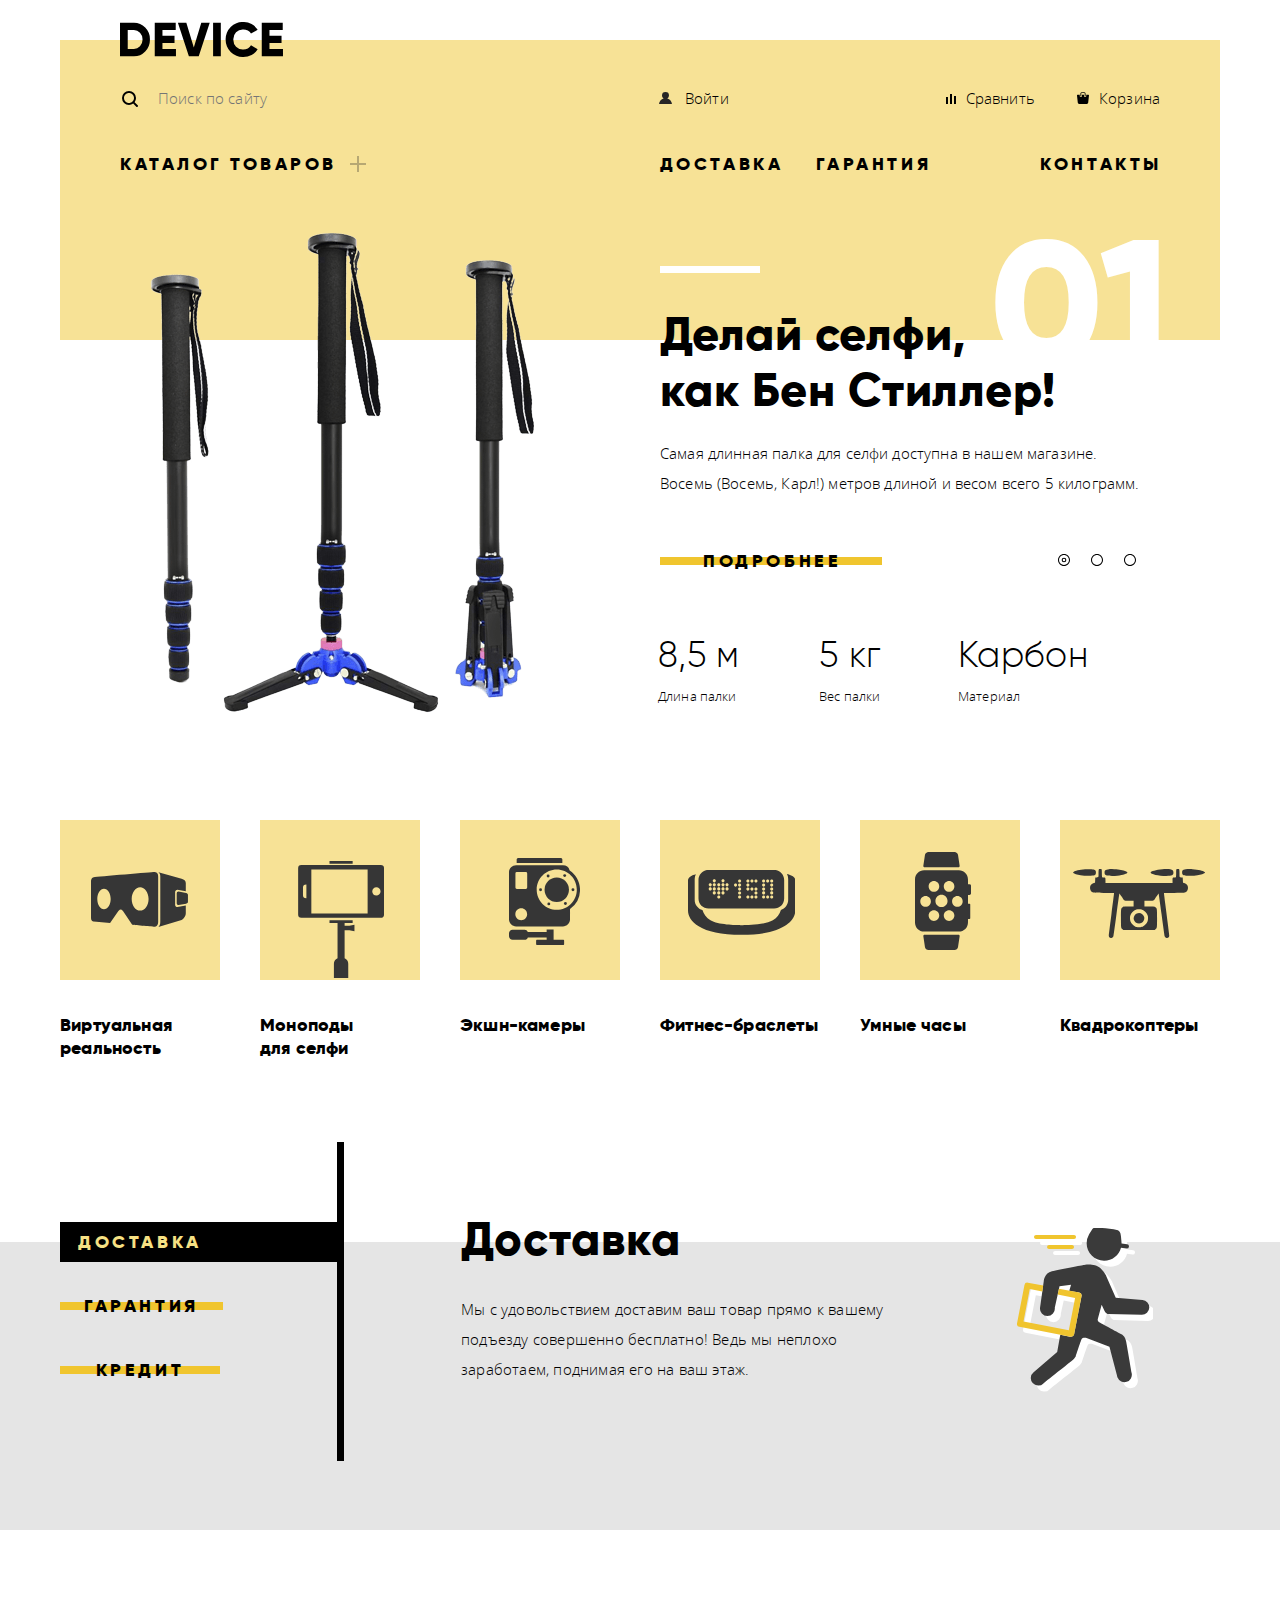
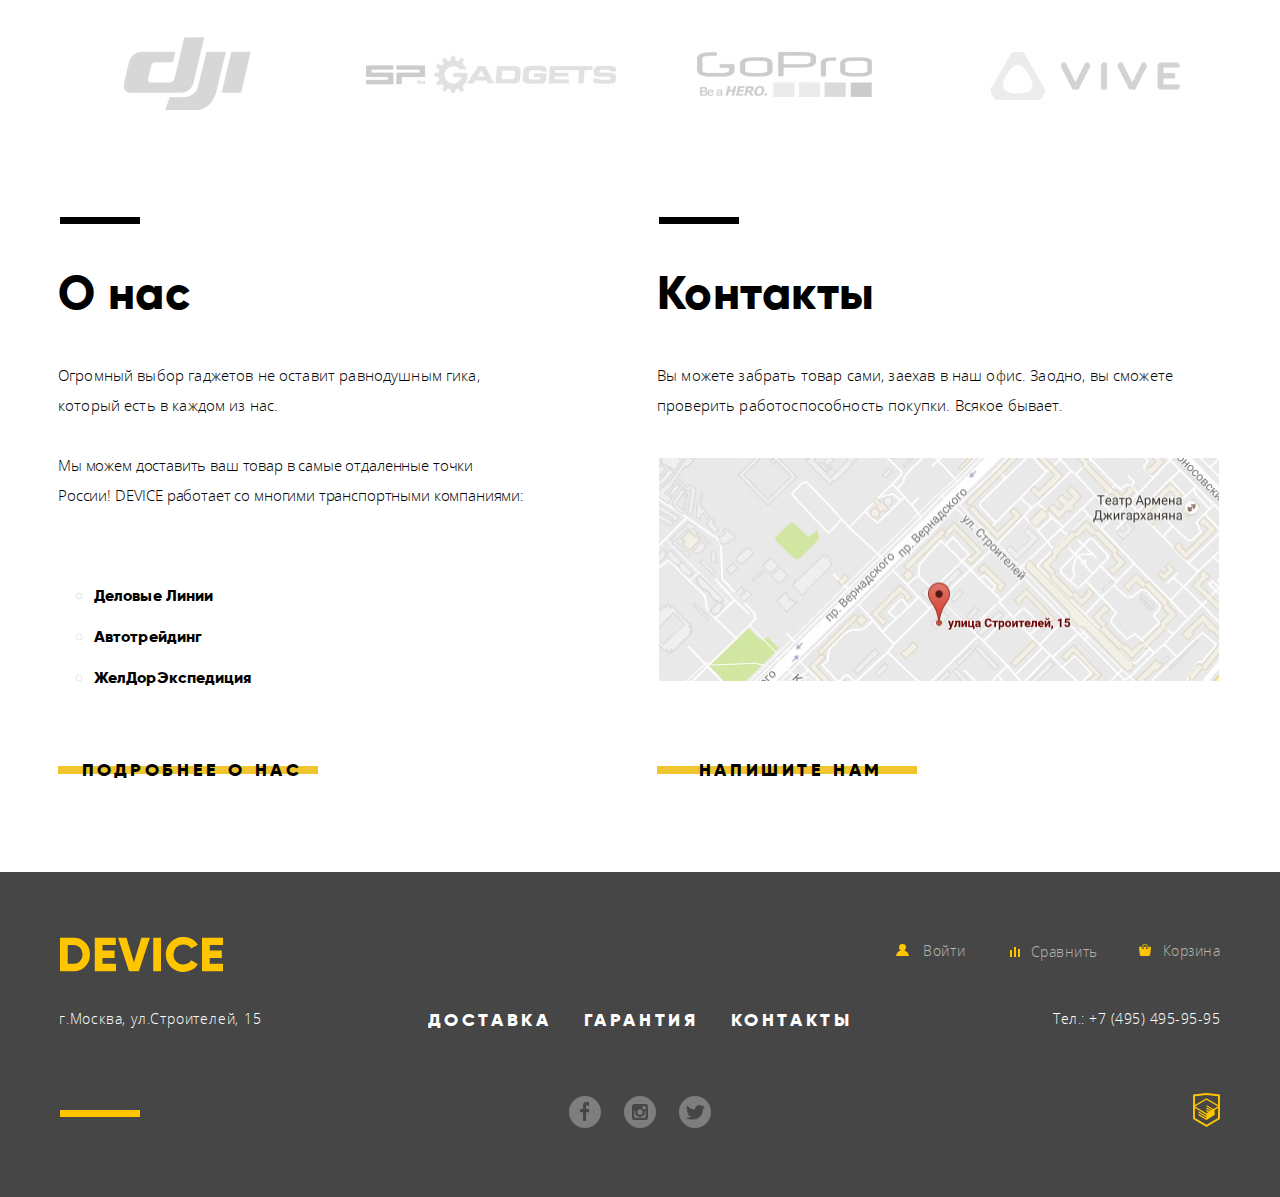
<file: index.html>
<!DOCTYPE html>
<html lang="ru">

<head>
  <meta charset="utf-8">
  <title>DEVICE</title>
  <link rel="stylesheet" href="css/normalize.css">
  <link rel="stylesheet" href="css/style.min.css">
</head>

<body>
  <header class="main-header">
    <div class="main-header-wrapper">
      <div class="logo">
        <a><img src="img/logo.svg" width="163" height="35" alt="Онлайн магазин DEVICE"></a>
      </div>
      <div class="first-row">
        <div class="search">
          <form action="https://echo.htmlacademy.ru" method="get">
            <label for="search" class="visually-hidden">Поиск по сайту</label>
            <input type="search" id="search" placeholder="Поиск по сайту">
            <button type="submit" class="search-btn ">Найти</button>
          </form>
        </div>
        <ul class="user-nav">
          <li><a href="login.html" class="login">Войти</a></li>
        </ul>
        <ul class="store-nav">
          <li><a href="#" class="compare">Сравнить</a></li>
          <li><a href="#" class="cart">Корзина</a></li>
        </ul>
      </div>
      <nav class="main-nav">
        <ul class="main-menu">
          <li class="show-sub-menu"><a href="#">Каталог товаров</a>
            <div class="sub-menu">
              <ul>
                <li><a href="#">Виртуальная реальность</a></li>
                <li><a href="catalog.html">Моноподы для селфи</a></li>
                <li><a href="#">Экш-камеры</a></li>
              </ul>
              <ul>
                <li><a href="#">Фитнес-браслеты</a></li>
                <li><a href="#">Умные часы</a></li>
              </ul>
              <ul>
                <li><a href="#">Квадрокоптеры</a></li>
              </ul>
            </div>
          </li>
          <li><a href="#">Доставка</a></li>
          <li><a href="#">Гарантия</a></li>
          <li><a href="#">Контакты</a></li>
        </ul>
      </nav>
    </div>
  </header>
  <main>
    <div class="container">
      <h1 class="visually-hidden">Онлайн магазин Device</h1>
      <section class="slider">
        <h2 class="visually-hidden">Лучшие товары</h2>
        <h2 class="visually-hidden">Лучшие товары</h2>
        <input type="radio" class="slider-btn visually-hidden" name="slider-toggle" id="slide-1" checked>
        <input type="radio" class="slider-btn visually-hidden" name="slider-toggle" id="slide-2">
        <input type="radio" class="slider-btn visually-hidden" name="slider-toggle" id="slide-3">
        <div class="slider-controls">
          <label for="slide-1" class="slider-btn-1"></label>
          <label for="slide-2" class="slider-btn-2"></label>
          <label for="slide-3" class="slider-btn-3"></label>
        </div>
        <div class="slide slide-1">
          <div class="slide-image">
            <img src="img/monopod.png" class="portrait" width="384" height="486" alt="Монопод для селфи">
          </div>
          <div class="description-slide">
            <p class="slide-number">01</p>
            <b>Делай селфи,<br>как Бен Стиллер!</b>
            <p>Самая длинная палка для селфи доступна в нашем магазине. Восемь (Восемь, Карл!) метров длиной и весом всего 5 килограмм.</p>
            <a href="#" class="btn">Подробнее</a>
            <table>
              <tr>
                <td>8,5 м</td>
                <td>5 кг</td>
                <td>Карбон</td>
              </tr>
              <tr>
                <th>Длина палки</th>
                <th>Вес палки</th>
                <th>Материал</th>
              </tr>
            </table>
          </div>
        </div>
        <div class="slide slide-2">
          <div class="slide-image">
            <img src="img/fitness-bracelet.png" class="portait" width="345" height="485" alt="Фитнес-браслет">
          </div>
          <div class="description-slide">
            <p class="slide-number">02</p>
            <b>Худеем<br>правильно!</b>
            <p>Мотивирующие фитнес-браслеты помогут найти в себе силы не пропускать занятия и соблюдать диету.</p>
            <a href="#" class="btn">Подробнее</a>
            <table>
              <tr>
                <td>48 часов</td>
              </tr>
              <tr>
                <th>Без подзарядки</th>
              </tr>
            </table>
          </div>
        </div>
        <div class="slide slide-3">
          <div class="slide-image">
            <img src="img/quadrocopter.png" class="landscape" width="526" height="334" alt="Квадрокоптер">
          </div>
          <div class="description-slide">
            <p class="slide-number">03</p>
            <b>Порхает как бабочка, жалит как пчела!</b>
            <p>Это обычный, на первый взгляд, квадрокоптер оснащен мощным лазером, замаскированным под стандартную камеру.</p>
            <a href="#" class="btn">Подробнее</a>
            <table>
              <tr>
                <td>800 м</td>
                <td>50 м</td>
              </tr>
              <tr>
                <th>Дальность полета</th>
                <th>Радиус поражения</th>
              </tr>
            </table>
          </div>
        </div>
      </section>
      <section class="categories">
        <h2 class="visually-hidden">Категории товаров</h2>
        <ul>
          <li>
            <a href="#" class="popular virt-reality">
              <svg xmlns="http://www.w3.org/2000/svg" width="97" height="55" viewBox="0 0 97 55">
                <g fill="#363636">
                  <path d="M84.131 32.639V20.003c0-1.309 1.045-2.37 2.335-2.37l8.326 1.581V11.02c0-2.355-1.708-3.431-4.202-4.265L67.403.175c1.616 1.391 1.889 2.04 1.889 4.396V49.78c0 2.356-.45 4.066-1.967 5.21l23.265-7.065c2.401-.833 4.202-4.216 4.202-6.572V33.44l-8.326 1.567c-1.29.002-2.335-1.06-2.335-2.368z" />
                  <path d="M95.129 20.979l-7.598-1.444c-1.008 0-1.824.829-1.824 1.851v9.868c0 1.023.816 1.852 1.824 1.852l7.598-1.431c1.154-.419 1.824-.829 1.824-1.852V22.83c0-1.022-.766-1.507-1.824-1.851zM67.17 4.483c0-5.08-4.232-4.459-4.232-4.459S5.832 4.738 2.838 5.145.001 9.532.001 9.532L0 45.812c0 3.743 2.599 3.753 2.599 3.753l16.477 1.403L27.212 39.3s1.109-1.828 2.505-1.828c1.397 0 2.432 1.861 2.432 1.861l9.061 13.521s18.895 1.909 22.521 1.909c3.626-.001 3.439-5.024 3.439-5.024V4.483zM12.982 37.192c-3.698 0-6.696-4.601-6.696-10.275s2.998-10.275 6.696-10.275c3.698 0 6.696 4.601 6.696 10.275s-2.998 10.275-6.696 10.275zm36.158 1.426c-4.662 0-8.441-5.239-8.441-11.701 0-6.463 3.78-11.702 8.441-11.702 4.662 0 8.442 5.239 8.442 11.702 0 6.462-3.78 11.701-8.442 11.701z" />
                </g>
              </svg>
              Виртуальная реальность
            </a>
          </li>
          <li>
            <a href="#" class="popular monopods">
              <svg xmlns="http://www.w3.org/2000/svg" width="86" height="117" viewBox="0 0 86 117">
                <g fill="#363636">
                  <path d="M82.821 4.011H3.33A3.188 3.188 0 0 0 .142 7.199v46.413a3.187 3.187 0 0 0 3.188 3.189h79.492a3.188 3.188 0 0 0 3.189-3.189V7.199a3.189 3.189 0 0 0-3.19-3.188zM8.392 37.236h-.226a3.19 3.19 0 0 1-3.189-3.189v-7.283a3.188 3.188 0 0 1 3.189-3.188h.226v13.66zm61.231 15.172H13.341V8.402h56.282v44.006zM78.4 34.552c-2.289 0-4.146-1.855-4.146-4.147s1.856-4.147 4.146-4.147a4.146 4.146 0 1 1 0 8.294zM31.497 0h23.157v2.758H31.497zM46.608 64.861v-2.973h8.046V59.13H31.498v2.758h8.045v35.246a6.068 6.068 0 0 0-3.635 5.559V117h14.335v-14.307a6.062 6.062 0 0 0-3.636-5.557v-27.99h4.796l5.051 1.213v-6.711l-5.051 1.213h-4.795z" />
                </g>
              </svg>
              Моноподы<br>для селфи
            </a>
          </li>
          <li>
            <a href="#" class="popular action-cameras">
              <svg xmlns="http://www.w3.org/2000/svg" width="71" height="87" viewBox="0 0 71 87">
                <g fill="#363636">
                  <path d="M53.349 1.49c0-.736-.578-1.49-1.311-1.49H9.053C8.32 0 7.672.754 7.672 1.49v3.522h45.676V1.49zM54.202 81.809h-9.597V71.426h-6.958v2.507H18.774c-.537-1.254-1.757-2.148-3.181-2.148H3.559C1.642 71.784 0 73.387 0 75.311v3.018c0 1.924 1.642 3.48 3.559 3.48h12.035c1.511 0 2.792-.896 3.269-2.326h18.785v2.326H28.13c-.533 0-1.01.437-1.01.972v3.172c0 .535.478 1.048 1.01 1.048h26.072c.533 0 .93-.513.93-1.048V82.78c0-.535-.397-.971-.93-.971zM60.666 12.39a7.037 7.037 0 0 0-6.771-5.05H7.148C3.25 7.34 0 10.449 0 14.361v46.9c0 3.912 3.25 7.121 7.148 7.121h46.747c3.898 0 7.126-3.209 7.126-7.121V50.915a23.228 23.228 0 0 0 10.001-19.164c-.001-8.079-4.132-15.181-10.356-19.361zM12.238 62.151c-3.259 0-5.901-2.65-5.901-5.921 0-3.27 2.642-5.922 5.901-5.922s5.902 2.652 5.902 5.922c0 3.271-2.643 5.921-5.902 5.921zm5.961-32.605a1.42 1.42 0 0 1-1.418 1.422h-8.94a1.42 1.42 0 0 1-1.418-1.422v-14.16a1.42 1.42 0 0 1 1.418-1.423h8.939a1.42 1.42 0 0 1 1.418 1.423v14.16zm29.563 22.312c-11.076 0-20.057-9.01-20.057-20.123s8.98-20.124 20.057-20.124c11.077 0 20.058 9.01 20.058 20.124s-8.981 20.123-20.058 20.123z" />
                  <ellipse cx="47.762" cy="31.735" rx="12.188" ry="12.229" />
                  <circle cx="31.562" cy="31.736" r="1.435" />
                  <circle cx="63.963" cy="31.736" r="1.435" />
                  <circle cx="39.109" cy="17.994" r="1.435" />
                  <ellipse cx="56.415" cy="45.476" rx="1.43" ry="1.436" />
                  <circle cx="55.697" cy="17.565" r="1.435" />
                  <circle cx="39.828" cy="45.906" r="1.435" />
                </g>
              </svg>
              Экшн-камеры
            </a>
          </li>
          <li>
            <a href="#" class="popular fitness-bracelets">
              <svg version="1.1" id="Layer_1" xmlns="http://www.w3.org/2000/svg" xmlns:xlink="http://www.w3.org/1999/xlink" x="0px" y="0px" width="107px" height="65px" viewBox="0 0 107 65" enable-background="new 0 0 107 65" xml:space="preserve">
                <g>
                  <path fill="#363636" d="M98.967,4.074c0.752,1.441,1.209,3.08,1.209,4.818v21.102c0,4.616-3.092,8.527-7.246,9.9
		c-1.325,3.987-3.778,7.854-8.051,10.432c-8.676,5.231-31.124,4.837-31.198,4.837c-0.078,0-22.513,0.395-31.189-4.837
		c-4.216-2.545-6.708-6.347-8.042-10.279c-4.418-1.209-7.756-5.251-7.756-10.053V8.893c0-1.688,0.427-3.282,1.139-4.693
		C4.17,5.109,0,6.918,0,10.434c0,6.243,0,25.687,0,29.983C0,50.668,11.839,64.85,53.657,64.85c41.82,0,53.657-14.182,53.657-24.433
		c0-4.296,0-23.74,0-29.983C107.313,6.75,102.738,4.94,98.967,4.074z" />
                  <path fill="#363636" d="M20.561,38.459h65.523c5.564,0,10.074-4.513,10.074-10.077V9.935c0-5.563-4.51-10.075-10.074-10.075H20.561
		c-5.564,0-10.075,4.511-10.075,10.075v18.447C10.486,33.946,14.997,38.459,20.561,38.459z M83.695,9.468
		c0.867,0,1.569,0.703,1.569,1.57c0,0.866-0.702,1.569-1.569,1.569s-1.568-0.703-1.568-1.569
		C82.127,10.17,82.828,9.468,83.695,9.468z M83.695,13.507c0.867,0,1.569,0.703,1.569,1.568c0,0.867-0.702,1.569-1.569,1.569
		s-1.568-0.702-1.568-1.569C82.127,14.21,82.828,13.507,83.695,13.507z M83.695,17.546c0.867,0,1.569,0.702,1.569,1.569
		c0,0.866-0.702,1.569-1.569,1.569s-1.568-0.703-1.568-1.569C82.127,18.248,82.828,17.546,83.695,17.546z M83.695,21.373
		c0.867,0,1.569,0.704,1.569,1.569c0,0.867-0.702,1.568-1.569,1.568s-1.568-0.701-1.568-1.568
		C82.127,22.076,82.828,21.373,83.695,21.373z M83.695,25.412c0.867,0,1.569,0.702,1.569,1.569c0,0.865-0.702,1.568-1.569,1.568
		s-1.568-0.704-1.568-1.568C82.127,26.114,82.828,25.412,83.695,25.412z M79.656,9.468c0.867,0,1.568,0.703,1.568,1.57
		c0,0.866-0.701,1.569-1.568,1.569c-0.865,0-1.568-0.703-1.568-1.569C78.088,10.17,78.791,9.468,79.656,9.468z M79.656,25.412
		c0.867,0,1.568,0.702,1.568,1.569c0,0.865-0.701,1.568-1.568,1.568c-0.865,0-1.568-0.704-1.568-1.568
		C78.088,26.114,78.791,25.412,79.656,25.412z M75.619,9.468c0.865,0,1.568,0.703,1.568,1.57c0,0.866-0.703,1.569-1.568,1.569
		c-0.867,0-1.569-0.703-1.569-1.569C74.05,10.17,74.752,9.468,75.619,9.468z M75.619,13.507c0.865,0,1.568,0.703,1.568,1.568
		c0,0.867-0.703,1.569-1.568,1.569c-0.867,0-1.569-0.702-1.569-1.569C74.05,14.21,74.752,13.507,75.619,13.507z M75.619,17.546
		c0.865,0,1.568,0.702,1.568,1.569c0,0.866-0.703,1.569-1.568,1.569c-0.867,0-1.569-0.703-1.569-1.569
		C74.05,18.248,74.752,17.546,75.619,17.546z M75.619,21.373c0.865,0,1.568,0.704,1.568,1.569c0,0.867-0.703,1.568-1.568,1.568
		c-0.867,0-1.569-0.701-1.569-1.568C74.05,22.076,74.752,21.373,75.619,21.373z M75.619,25.412c0.865,0,1.568,0.702,1.568,1.569
		c0,0.865-0.703,1.568-1.568,1.568c-0.867,0-1.569-0.704-1.569-1.568C74.05,26.114,74.752,25.412,75.619,25.412z M67.965,9.468
		c0.867,0,1.568,0.703,1.568,1.57c0,0.866-0.701,1.569-1.568,1.569s-1.568-0.703-1.568-1.569C66.396,10.17,67.1,9.468,67.965,9.468z
		 M67.965,17.546c0.867,0,1.568,0.702,1.568,1.569c0,0.866-0.701,1.569-1.568,1.569s-1.568-0.703-1.568-1.569
		C66.396,18.248,67.1,17.546,67.965,17.546z M67.965,21.427c0.867,0,1.568,0.701,1.568,1.568c0,0.865-0.701,1.569-1.568,1.569
		s-1.568-0.704-1.568-1.569C66.396,22.128,67.1,21.427,67.965,21.427z M67.965,25.412c0.867,0,1.568,0.702,1.568,1.569
		c0,0.865-0.701,1.568-1.568,1.568s-1.568-0.704-1.568-1.568C66.396,26.114,67.1,25.412,67.965,25.412z M63.926,9.468
		c0.867,0,1.57,0.703,1.57,1.57c0,0.866-0.703,1.569-1.57,1.569c-0.865,0-1.569-0.703-1.569-1.569
		C62.356,10.17,63.061,9.468,63.926,9.468z M63.926,17.546c0.867,0,1.57,0.702,1.57,1.569c0,0.866-0.703,1.569-1.57,1.569
		c-0.865,0-1.569-0.703-1.569-1.569C62.356,18.248,63.061,17.546,63.926,17.546z M63.926,25.412c0.867,0,1.57,0.702,1.57,1.569
		c0,0.865-0.703,1.568-1.57,1.568c-0.865,0-1.569-0.704-1.569-1.568C62.356,26.114,63.061,25.412,63.926,25.412z M59.888,9.468
		c0.865,0,1.569,0.703,1.569,1.57c0,0.866-0.704,1.569-1.569,1.569c-0.867,0-1.568-0.703-1.568-1.569
		C58.319,10.17,59.021,9.468,59.888,9.468z M59.888,13.507c0.865,0,1.569,0.703,1.569,1.568c0,0.867-0.704,1.569-1.569,1.569
		c-0.867,0-1.568-0.702-1.568-1.569C58.319,14.21,59.021,13.507,59.888,13.507z M59.888,17.546c0.865,0,1.569,0.702,1.569,1.569
		c0,0.866-0.704,1.569-1.569,1.569c-0.867,0-1.568-0.703-1.568-1.569C58.319,18.248,59.021,17.546,59.888,17.546z M59.888,25.412
		c0.865,0,1.569,0.702,1.569,1.569c0,0.865-0.704,1.568-1.569,1.568c-0.867,0-1.568-0.704-1.568-1.568
		C58.319,26.114,59.021,25.412,59.888,25.412z M51.598,9.468c0.867,0,1.569,0.703,1.569,1.57c0,0.866-0.702,1.569-1.569,1.569
		c-0.867,0-1.568-0.703-1.568-1.569C50.029,10.17,50.731,9.468,51.598,9.468z M51.598,13.507c0.867,0,1.569,0.703,1.569,1.568
		c0,0.867-0.702,1.569-1.569,1.569c-0.867,0-1.568-0.702-1.568-1.569C50.029,14.21,50.731,13.507,51.598,13.507z M51.598,17.546
		c0.867,0,1.569,0.702,1.569,1.569c0,0.866-0.702,1.569-1.569,1.569c-0.867,0-1.568-0.703-1.568-1.569
		C50.029,18.248,50.731,17.546,51.598,17.546z M51.598,21.427c0.867,0,1.569,0.701,1.569,1.568c0,0.865-0.702,1.569-1.569,1.569
		c-0.867,0-1.568-0.704-1.568-1.569C50.029,22.128,50.731,21.427,51.598,21.427z M51.598,25.412c0.867,0,1.569,0.702,1.569,1.569
		c0,0.865-0.702,1.568-1.569,1.568c-0.867,0-1.568-0.704-1.568-1.568C50.029,26.114,50.731,25.412,51.598,25.412z M47.559,13.507
		c0.867,0,1.568,0.703,1.568,1.568c0,0.867-0.701,1.569-1.568,1.569s-1.569-0.702-1.569-1.569
		C45.99,14.21,46.691,13.507,47.559,13.507z M39.057,13.295c0.865,0,1.569,0.703,1.569,1.568c0,0.867-0.704,1.569-1.569,1.569
		c-0.867,0-1.571-0.703-1.571-1.569C37.486,13.998,38.189,13.295,39.057,13.295z M39.057,17.333c0.865,0,1.569,0.703,1.569,1.57
		c0,0.866-0.704,1.57-1.569,1.57c-0.867,0-1.571-0.704-1.571-1.57C37.486,18.036,38.189,17.333,39.057,17.333z M35.018,9.255
		c0.865,0,1.568,0.703,1.568,1.57c0,0.866-0.704,1.568-1.568,1.568c-0.867,0-1.569-0.703-1.569-1.568
		C33.449,9.958,34.15,9.255,35.018,9.255z M35.018,13.295c0.865,0,1.568,0.703,1.568,1.568c0,0.867-0.704,1.569-1.568,1.569
		c-0.867,0-1.569-0.703-1.569-1.569C33.449,13.998,34.15,13.295,35.018,13.295z M35.018,17.333c0.865,0,1.568,0.703,1.568,1.57
		c0,0.866-0.704,1.57-1.568,1.57c-0.867,0-1.569-0.704-1.569-1.57C33.449,18.036,34.15,17.333,35.018,17.333z M35.018,21.373
		c0.865,0,1.568,0.704,1.568,1.569c0,0.867-0.704,1.568-1.568,1.568c-0.867,0-1.569-0.701-1.569-1.568
		C33.449,22.076,34.15,21.373,35.018,21.373z M30.764,13.295c0.867,0,1.569,0.703,1.569,1.568c0,0.867-0.702,1.569-1.569,1.569
		c-0.867,0-1.568-0.703-1.568-1.569C29.196,13.998,29.897,13.295,30.764,13.295z M30.764,17.333c0.867,0,1.569,0.703,1.569,1.57
		c0,0.866-0.702,1.57-1.569,1.57c-0.867,0-1.568-0.704-1.568-1.57C29.196,18.036,29.897,17.333,30.764,17.333z M30.764,21.373
		c0.867,0,1.569,0.704,1.569,1.569c0,0.867-0.702,1.568-1.569,1.568c-0.867,0-1.568-0.701-1.568-1.568
		C29.196,22.076,29.897,21.373,30.764,21.373z M30.764,25.412c0.867,0,1.569,0.702,1.569,1.569c0,0.865-0.702,1.568-1.569,1.568
		c-0.867,0-1.568-0.704-1.568-1.568C29.196,26.114,29.897,25.412,30.764,25.412z M26.3,9.255c0.867,0,1.571,0.703,1.571,1.57
		c0,0.866-0.704,1.568-1.571,1.568c-0.865,0-1.569-0.703-1.569-1.568C24.731,9.958,25.435,9.255,26.3,9.255z M26.3,13.295
		c0.867,0,1.571,0.703,1.571,1.568c0,0.867-0.704,1.569-1.571,1.569c-0.865,0-1.569-0.703-1.569-1.569
		C24.731,13.998,25.435,13.295,26.3,13.295z M26.3,17.333c0.867,0,1.571,0.703,1.571,1.57c0,0.866-0.704,1.57-1.571,1.57
		c-0.865,0-1.569-0.704-1.569-1.57C24.731,18.036,25.435,17.333,26.3,17.333z M26.3,21.373c0.867,0,1.571,0.704,1.571,1.569
		c0,0.867-0.704,1.568-1.571,1.568c-0.865,0-1.569-0.701-1.569-1.568C24.731,22.076,25.435,21.373,26.3,21.373z M22.263,13.295
		c0.865,0,1.569,0.703,1.569,1.568c0,0.867-0.704,1.569-1.569,1.569c-0.867,0-1.569-0.703-1.569-1.569
		C20.694,13.998,21.396,13.295,22.263,13.295z M22.263,17.333c0.865,0,1.569,0.703,1.569,1.57c0,0.866-0.704,1.57-1.569,1.57
		c-0.867,0-1.569-0.704-1.569-1.57C20.694,18.036,21.396,17.333,22.263,17.333z" />
                </g>
              </svg>
              Фитнес-браслеты
            </a>
          </li>
          <li>
            <a href="#" class="popular smart-watch">
              <svg xmlns="http://www.w3.org/2000/svg" width="56" height="98" viewBox="0 0 56 98">
                <g fill="#363636">
                  <path d="M54.494 32.197h-1.515v-4.64c0-5.052-4.087-9.186-9.082-9.186H9.082C4.086 18.372 0 22.505 0 27.557v42.868c0 5.052 4.087 9.185 9.083 9.185h34.815c4.995 0 9.082-4.133 9.082-9.185V67.01h1.515a.764.764 0 0 0 .757-.764V52.467a.765.765 0 0 0-.757-.766H52.98v-8.788h1.515c.832 0 1.514-.688 1.514-1.531v-7.654a1.529 1.529 0 0 0-1.515-1.531zm-20.412-3.109c2.926 0 5.299 2.398 5.299 5.358s-2.373 5.358-5.299 5.358-5.298-2.398-5.298-5.358 2.372-5.358 5.298-5.358zm-15.137 0c2.925 0 5.298 2.398 5.298 5.358s-2.373 5.358-5.298 5.358c-2.926 0-5.298-2.398-5.298-5.358s2.372-5.358 5.298-5.358zM5.297 49.397c0-2.959 2.371-5.358 5.298-5.358 2.926 0 5.298 2.399 5.298 5.358 0 2.959-2.373 5.358-5.298 5.358-2.927.001-5.298-2.399-5.298-5.358zm13.648 19.497c-2.926 0-5.298-2.398-5.298-5.358s2.372-5.358 5.298-5.358c2.925 0 5.298 2.398 5.298 5.358s-2.373 5.358-5.298 5.358zm1.49-19.903c0-3.382 2.711-6.124 6.055-6.124s6.055 2.742 6.055 6.124-2.711 6.124-6.055 6.124c-3.344-.001-6.055-2.742-6.055-6.124zm13.647 19.903c-2.926 0-5.298-2.398-5.298-5.358s2.372-5.358 5.298-5.358 5.299 2.398 5.299 5.358-2.373 5.358-5.299 5.358zm8.302-14.138c-2.927 0-5.298-2.399-5.298-5.358 0-2.959 2.371-5.358 5.298-5.358 2.926 0 5.298 2.399 5.298 5.358 0 2.958-2.372 5.358-5.298 5.358zM9.646 15.31h33.687c.843 0 1.432-.681 1.306-1.514L43.023 3.028l-.002-.002C42.771 1.362 41.189 0 39.506 0H13.474c-1.686 0-3.268 1.362-3.517 3.028L8.342 13.795c-.125.833.461 1.515 1.304 1.515zM43.333 82.671H9.646c-.843 0-1.429.683-1.304 1.516l1.615 10.767c.25 1.666 1.832 3.028 3.516 3.028h26.032c1.684 0 3.266-1.362 3.517-3.026v-.002l1.615-10.767c.128-.833-.461-1.516-1.304-1.516z" />
                </g>
              </svg>
              Умные часы
            </a>
          </li>
          <li>
            <a href="#" class="popular quadrocopters">
              <svg xmlns="http://www.w3.org/2000/svg" width="132" height="69" viewBox="0 0 132 69">
                <g fill="#363636">
                  <path d="M12.052.258C6.507.745 1.838 1.85.575 2.93c-.722.616-.722.616-.232 1.156.644.72 3.713 1.645 7.247 2.237 3.998.668 12.51.693 13.724.051 1.211-.668 1.624-1.414 1.624-2.981 0-1.619-.62-2.416-2.218-2.853C19.274.154 14.94 0 12.052.258zM25.774.488c-.129.283-.258 2.108-.258 4.112 0 4.061.155 3.778-2.192 3.933l-1.03.077-.13 2.545-.129 2.544-1.186.283c-2.58.668-4 2.595-3.792 5.294.128 1.927 1.03 3.341 2.579 4.087 1.109.513 1.47.538 11.246.538 5.545 0 10.137.079 10.188.18.051.13-1.11 9.408-2.58 20.64-1.444 11.23-2.682 20.997-2.708 21.666-.051 1.617.826 2.62 2.348 2.62 1.237 0 2.012-.64 2.321-1.9.13-.514 1.496-10.334 3.018-21.822 1.522-11.463 2.863-20.869 2.94-20.869.104 0 1.084 1.413 2.193 3.136 2.94 4.626 2.399 4.317 7.635 4.317h4.359v5.63l-5.133.077c-4.72.077-5.21.127-5.881.615-1.573 1.157-1.625 1.415-1.625 10.977 0 9.534.026 9.792 1.522 11.05l.851.695H81.695l.851-.696c1.496-1.257 1.52-1.515 1.52-11.05 0-9.56-.05-9.819-1.622-10.976-.671-.488-1.161-.538-5.882-.615l-5.132-.077v-5.63h4.36c5.234 0 4.693.309 7.633-4.317 1.11-1.723 2.09-3.136 2.194-3.136.076 0 1.418 9.406 2.94 20.869 1.522 11.488 2.889 21.308 3.018 21.821.31 1.26 1.082 1.902 2.321 1.902 1.521 0 2.4-1.004 2.347-2.621-.026-.67-1.264-10.436-2.71-21.666-1.468-11.232-2.63-20.51-2.577-20.64.05-.101 4.641-.18 10.19-.18 9.774 0 10.135-.025 11.243-.538 1.548-.746 2.45-2.16 2.58-4.087.206-2.699-1.212-4.626-3.792-5.294l-1.187-.283-.127-2.544-.13-2.545-1.031-.077c-2.347-.155-2.194.128-2.194-3.933 0-2.004-.128-3.829-.257-4.112-.206-.36-.543-.488-1.367-.488-.619 0-1.238.128-1.42.309-.206.205-.31 1.465-.31 3.932 0 2.467-.102 3.727-.309 3.932-.18.18-.901.308-1.65.308-1.625 0-1.65.052-1.65 3.11v2.287H32.48v-2.287c0-3.058-.024-3.11-1.65-3.11-.748 0-1.47-.129-1.65-.308-.207-.205-.31-1.465-.31-3.932 0-2.467-.103-3.727-.31-3.932-.18-.18-.8-.309-1.418-.309-.825 0-1.16.128-1.368.488zm42.843 40.12c2.889.899 5.392 3.393 6.166 6.168.439 1.543.31 4.216-.284 5.784-.696 1.875-2.685 4.01-4.565 4.935-1.29.642-1.754.719-3.921.719s-2.631-.077-3.92-.719c-1.885-.926-3.87-3.06-4.567-4.935-.592-1.568-.722-4.24-.283-5.784.748-2.723 3.25-5.27 6.061-6.168 2.012-.642 3.3-.642 5.313 0z" />
                  <path d="M63.794 44.438c-2.037.925-3.507 3.649-3.069 5.73.774 3.677 4.823 5.553 7.996 3.702 1.985-1.158 2.99-3.547 2.45-5.783-.568-2.39-2.734-4.138-5.158-4.138-.646 0-1.626.232-2.22.489zM36.092.154c-3.92.668-4.513 1.131-4.513 3.444 0 1.825.463 2.416 2.268 2.956 1.55.462 7.172.514 10.5.128 6.86-.822 11.321-2.544 9.698-3.752-1.265-.9-4.902-1.876-9.054-2.39-2.475-.308-7.996-.54-8.9-.386zM89.484.258C83.165.848 77.62 2.339 77.62 3.444c0 1.722 7.84 3.47 15.63 3.495 5.804 0 7.196-.642 7.196-3.34 0-1.825-.619-2.622-2.373-3.085C96.423.103 92.398 0 89.484.258zM112.776.283c-1.78.231-3.018.77-3.43 1.491-.387.77-.31 2.904.154 3.572.928 1.31 1.652 1.465 7.068 1.465 3.661 0 5.802-.129 7.867-.488 3.534-.592 6.603-1.517 7.248-2.237.49-.54.49-.54-.233-1.156-1.34-1.13-5.958-2.185-11.916-2.672-3.481-.283-4.488-.283-6.758.025z" />
                </g>
              </svg>
              Квадрокоптеры
            </a>
          </li>
        </ul>
      </section>
    </div>
    <div class="services-wrapper">
      <div class="container">
        <section class="services">
          <h2 class="visually-hidden">Услуги</h2>
          <input type="radio" class="visually-hidden toggle" name="toggle" id="delivery" checked>
          <input type="radio" class="visually-hidden toggle" name="toggle" id="warranty">
          <input type="radio" class="visually-hidden toggle" name="toggle" id="credit">
          <ul class="services-controls">
            <li><label for="delivery" class="btn services-btn services-btn-1" tabindex="0">Доставка</label></li>
            <li><label for="warranty" class="btn services-btn services-btn-2" tabindex="0">Гарантия</label></li>
            <li><label for="credit" class="btn services-btn services-btn-3" tabindex="0">Кредит</label></li>
          </ul>
          <div class="services-description">
            <div class="services-slide delivery">
              <h3>Доставка</h3>
              <p>Мы с удовольствием доставим ваш товар прямо к вашему подъезду совершенно бесплатно! Ведь мы неплохо заработаем, поднимая его на ваш этаж.</p>
            </div>
            <div class="services-slide warranty">
              <h3>Гарантия</h3>
              <p>Если из-за возгорания купленного у нас товара у вас сгорит дом — не переживайте, мы выдадим вам новый. Товар, не дом, конечно же.</p>
            </div>
            <div class="services-slide credit">
              <h3>Кредит</h3>
              <p>Залезть в долговую яму стало проще! Кредитные консультанты подберут для вас наиболее выгодные условия кредита. Выгодные для нашего банка, разумеется.</p>
            </div>
          </div>
        </section>
      </div>
    </div>
    <div class="container">
      <section class="brands">
        <ul class="brands-list">
          <li><a href="#" class="brand-dji"><img src="img/dji-b.png" class="visually-hidden" width="260" height="100" alt="dji"></a></li>
          <li><a href="#" class="brand-spgadjets"><img src="img/spgadjets-b.png" class="visually-hidden" width="260" height="100" alt="SP Gadgets"></a></li>
          <li><a href="#" class="brand-gopro"><img src="img/gopro-b.png" class="visually-hidden" width="260" height="100" alt="GoPro"></a></li>
          <li><a href="#" class="brand-vive"><img src="img/vive-b.png" class="visually-hidden" width="260" height="100" alt="Vive"></a></li>
        </ul>
      </section>
      <div class="information">
        <section class="about-us">
          <h2>О нас</h2>
          <p>Огромный выбор гаджетов не оставит равнодушным гика, который есть в каждом из нас.</p>
          <p class="paragraph-two">Мы можем доставить ваш товар в самые отдаленные точки России! DEVICE работает со многими транспортными компаниями:</p>
          <ul class="delivery-companies">
            <li><a href="#">Деловые Линии</a></li>
            <li><a href="#">Автотрейдинг</a></li>
            <li><a href="#">ЖелДорЭкспедиция</a></li>
          </ul>
          <p><a href="#" class="btn">Подробнее о нас</a></p>
        </section>
        <section class="contacts">
          <h2>Контакты</h2>
          <p>Вы можете забрать товар сами, заехав в наш офис. Заодно, вы сможете проверить работоспособность покупки. Всякое бывает.</p>
          <a href="https://yandex.ru/maps/-/CBBuzZeSCC" class="map"><img src="img/small-map.jpg" width="560" height="223" alt="г.Москва, ул.Строителей 15"></a>
          <p><a href="#" class="btn write-us">Напишите нам</a></p>
        </section>
      </div>
    </div>
  </main>
  <footer class="main-footer">
    <div class="container">
      <div class="footer-first-row">
        <div class="footer-logo">
          <a>
            <svg xmlns="http://www.w3.org/2000/svg" width="163.281" height="34.938" viewBox="0 0 163.281 34.938">
              <path id="logo" class="cls-1" d="M199.58,21.911v33.6h13.532a15.723,15.723,0,0,0,11.72-4.824,16.464,16.464,0,0,0,4.712-11.976,16.465,16.465,0,0,0-4.712-11.976,15.723,15.723,0,0,0-11.72-4.824H199.58Zm7.733,26.208V29.3h5.8a8.648,8.648,0,0,1,6.5,2.568,9.412,9.412,0,0,1,2.489,6.84,9.41,9.41,0,0,1-2.489,6.84,8.646,8.646,0,0,1-6.5,2.568h-5.8Zm34.8-5.952h12.082v-7.3H242.109V29.3H255.4V21.911H234.376v33.6h21.265V48.119H242.109V42.167Zm36.343,13.344,11.019-33.6h-8.458l-7.491,24.72-7.491-24.72h-8.457l11.019,33.6h9.859Zm14.4,0h7.733v-33.6h-7.733v33.6Zm38.615-1.416a15.514,15.514,0,0,0,6.041-5.688l-6.67-3.84a7.488,7.488,0,0,1-3.165,3.024,9.874,9.874,0,0,1-4.664,1.1,9.594,9.594,0,0,1-7.177-2.736,9.907,9.907,0,0,1-2.682-7.248,9.908,9.908,0,0,1,2.682-7.248,9.594,9.594,0,0,1,7.177-2.736,9.914,9.914,0,0,1,4.64,1.08,7.6,7.6,0,0,1,3.189,3.048l6.67-3.84a15.881,15.881,0,0,0-6.09-5.688,17.419,17.419,0,0,0-8.409-2.088,17.12,17.12,0,0,0-17.592,17.472A17.12,17.12,0,0,0,323.01,56.183,17.519,17.519,0,0,0,331.468,54.095Zm17.881-11.928h12.082v-7.3H349.349V29.3h13.29V21.911H341.617v33.6h21.264V48.119H349.349V42.167Z" transform="translate(-199.594 -21.25)" />
            </svg>
          </a>
        </div>
        <div class="footer-nav-wrapper">
          <ul class="footer-user-nav">
            <li><a href="#" class="login">Войти</a></li>
          </ul>
          <ul class="footer-store-nav">
            <li><a href="#" class="compare">Сравнить</a></li>
            <li><a href="#" class="cart">Корзина</a></li>
          </ul>
        </div>
      </div>
      <div class="footer-second-row">
        <p class="address">г.Москва, ул.Строителей, 15</p>
        <ul class="footer-nav-services">
          <li><a href="#">Доставка</a></li>
          <li><a href="#">Гарантия</a></li>
          <li><a href="#">Контакты</a></li>
        </ul>
        <p class="phone"><a href="tel:+74954959595">Тел.: +7 (495) 495-95-95</a></p>
      </div>
      <div class="footer-third-row">
        <ul class="social">
          <li><a href="#" class="social-btn social-btn-fb"><span class="visually-hidden">Мы на Facebook</span></a></li>
          <li><a href="#" class="social-btn social-btn-ins"><span class="visually-hidden">Мы в Instagram</span></a></li>
          <li><a href="#" class="social-btn social-btn-tw"><span class="visually-hidden">Мы в Twitter</span></a></li>
        </ul>
        <p class="author"><a href="https://htmlacademy.ru/intensive/htmlcss"><span class="visually-hidden">HTML Academy</span></a></p>
      </div>
    </div>
  </footer>
  <section class="modal modal-write-us">
    <h3 class="visually-hidden">Напишите нам</h3>
    <button class="btn-close btn-close-2">Закрыть</button>
    <form action="https://echo.htmlacademy.ru" method="post">
      <p>
        <label for="name">Ваше имя:</label>
        <input type="text" class="name" id="name" name="name" placeholder="Имя Фамилия">
      </p>
      <p>
        <label for="email">Ваш e-mail:</label>
        <input type="email" class="email" id="email" name="email" placeholder="email@example.com">
      </p>
      <p>
        <label for="text-mail">Текст письма:</label>
        <textarea name="text-mail" id="text-mail" cols="30" rows="10" placeholder="В свободной форме"></textarea>
      </p>
      <button type="submit" class="btn">Отправить</button>
    </form>
  </section>
  <section class="modal modal-map">
    <h3 class="visually-hidden">Карта</h3>
    <button class="btn-close btn-close-1">Закрыть</button>
    <iframe src="https://yandex.ru/map-widget/v1/-/CBBuzZeSCC" width="960" height="559"></iframe>
    <a href="https://yandex.ru/maps/-/CBBuzZeSCC" class="visually-hidden"><img src="img/map.jpg" width="964" height="560" alt="г.Москва, ул.Строителей 15"></a>
  </section>

  <div class="modal-overlay"></div>

  <script src="js/script.min.js"></script>
</body>

</html>
</file>
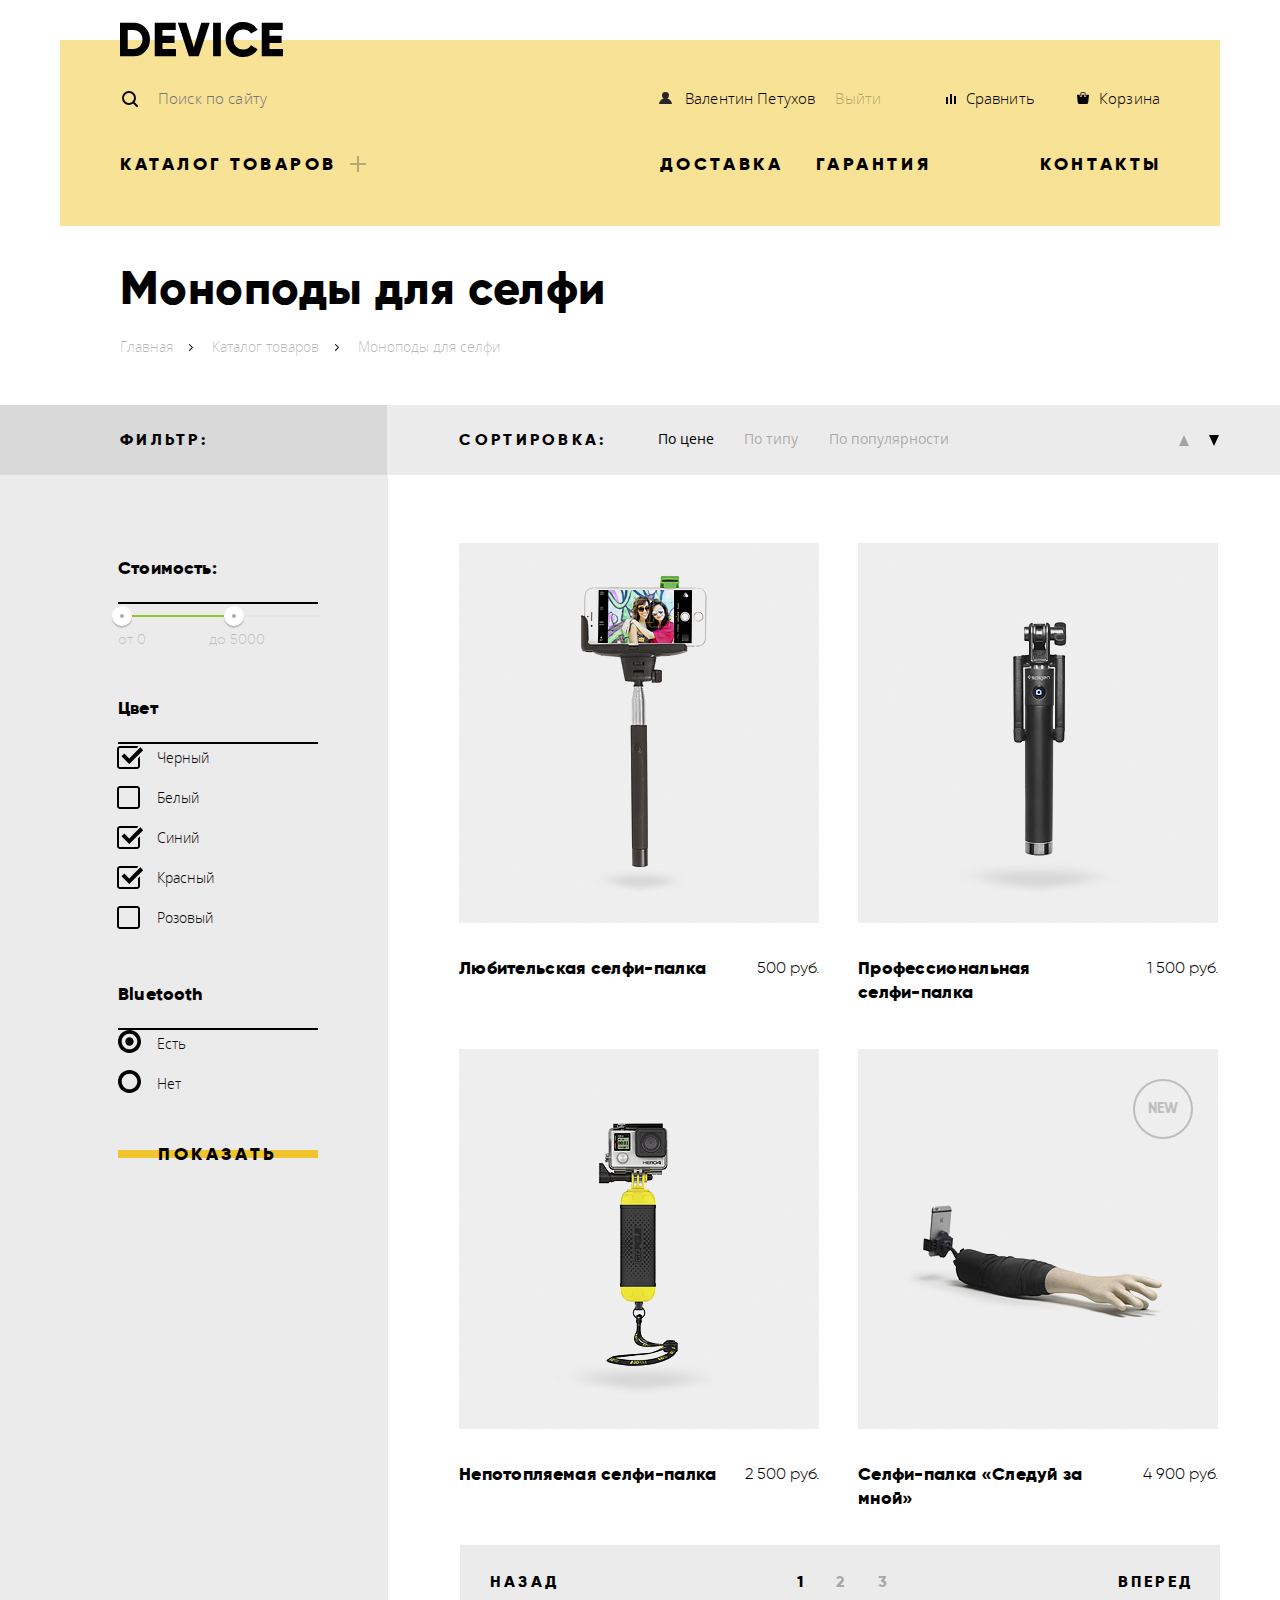
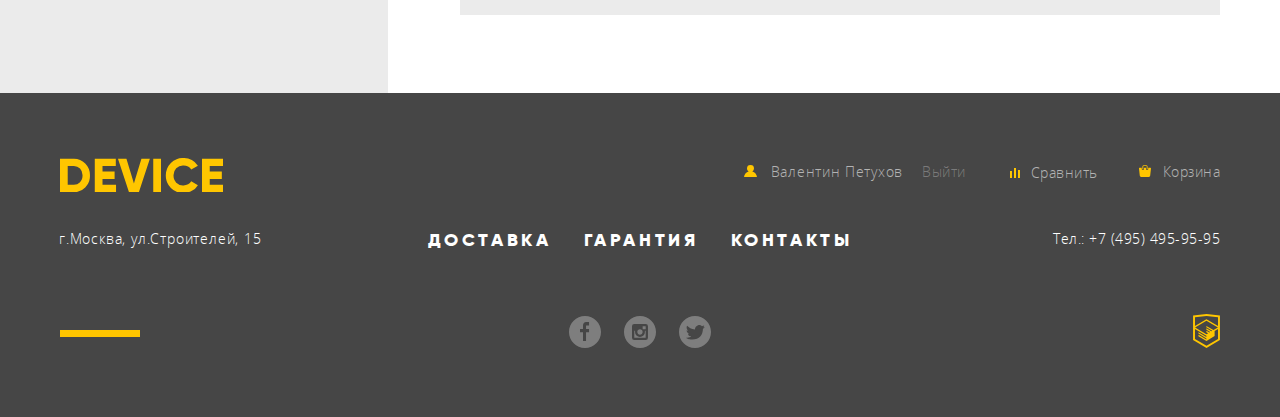
<file: catalog.html>
<!DOCTYPE html>
<html lang="ru">

<head>
  <meta charset="utf-8">
  <title>DEVICE</title>
  <link rel="stylesheet" href="css/normalize.css">
  <link rel="stylesheet" href="css/style.min.css">
</head>

<body>
  <header class="main-header">
    <div class="main-header-wrapper main-header-inner">
      <div class="logo">
        <a href="index.html"><img src="img/logo.svg" width="163" height="35" alt="Онлайн магазин DEVICE"></a>
      </div>
      <div class="first-row">
        <div class="search">
          <form action="https://echo.htmlacademy.ru" method="get">
            <label for="search" class="visually-hidden">Поиск по сайту</label>
            <input type="search" id="search" placeholder="Поиск по сайту">
            <button type="submit" class="search-btn ">Найти</button>
          </form>
        </div>
        <ul class="user-nav">
          <li><a href="#" class="login">Валентин Петухов</a></li>
          <li><a href="#" class="quit">Выйти</a></li>
        </ul>
        <ul class="store-nav">
          <li><a href="#" class="compare">Сравнить</a></li>
          <li><a href="#" class="cart">Корзина</a></li>
        </ul>
      </div>
      <nav class="main-nav">
        <ul class="main-menu">
          <li class="show-sub-menu"><a href="#">Каталог товаров</a>
            <div class="sub-menu">
              <ul>
                <li><a href="#">Виртуальная реальность</a></li>
                <li><a>Моноподы для селфи</a></li>
                <li><a href="#">Экш-камеры</a></li>
              </ul>
              <ul>
                <li><a href="#">Фитнес-браслеты</a></li>
                <li><a href="#">Умные часы</a></li>
              </ul>
              <ul>
                <li><a href="#">Квадрокоптеры</a></li>
              </ul>
            </div>
          </li>
          <li><a href="#">Доставка</a></li>
          <li><a href="#">Гарантия</a></li>
          <li><a href="#">Контакты</a></li>
        </ul>
      </nav>
    </div>
  </header>
  <main class="inner-page">
    <div class="container">
      <div class="inner-page-header">
        <h1>Моноподы для селфи</h1>
        <ul class="breadcrumbs">
          <li><a href="index.html">Главная</a></li>
          <li><a href="#">Каталог товаров</a></li>
          <li><a>Моноподы для селфи</a></li>
        </ul>
      </div>
    </div>
    <div class="catalog-wrapper">
      <div class="sort-wrapper">
        <div class="container">
          <div class="sort-wrapper-filter">
            <b>Фильтр:</b>
          </div>
          <div class="sort">
            <b>Сортировка:</b>
            <ul>
              <li><a href="#" class="active">По цене</a></li>
              <li><a href="#">По типу</a></li>
              <li><a href="#">По популярности</a></li>
              <li><a href="#" aria-label="от дешевых" class="arrow-up"><span class="visually-hidden">От дешевых</span></a></li>
              <li><a href="#" aria-label="от дорогих" class="arrow-down active"><span class="visually-hidden">От дорогих</span></a></li>
            </ul>
          </div>
        </div>
      </div>
      <div class="container">
        <div class="catalog">
          <section class="catalog-filter">
            <h2 class="visually-hidden">Фильтр:</h2>
            <form action="https://echo.htmlacademy.ru" method="get">
              <fieldset>
                <legend>Стоимость:</legend>
                <div class="range-filter">
                  <div class="range-controls">
                    <div class="scale">
                      <div class="bar"></div>
                    </div>
                    <div class="toggle toggle-min" aria-label="Минимальная стоимость"></div>
                    <div class="toggle toggle-max" aria-label="Максимальная стоимость"></div>
                    <div class="range-price">
                      <p class="price min-price">от 0</p>
                      <p class="price max-price">до 5000</p>
                    </div>
                  </div>
                </div>
              </fieldset>
              <fieldset>
                <legend>Цвет</legend>
                <ul class="color">
                  <li><input type="checkbox" class="visually-hidden filter-input-checkbox" name="black" id="black" checked><label for="black">Черный</label></li>
                  <li><input type="checkbox" class="visually-hidden filter-input-checkbox" name="white" id="white"><label for="white">Белый</label></li>
                  <li><input type="checkbox" class="visually-hidden filter-input-checkbox" name="blue" id="blue" checked><label for="blue">Синий</label></li>
                  <li><input type="checkbox" class="visually-hidden filter-input-checkbox" name="red" id="red" checked><label for="red">Красный</label></li>
                  <li><input type="checkbox" class="visually-hidden filter-input-checkbox" name="pink" id="pink"><label for="pink">Розовый</label></li>
                </ul>
              </fieldset>
              <fieldset>
                <legend>Bluetooth</legend>
                <ul class="bluetooth">
                  <li><input type="radio" class="visually-hidden filter-input-radio" name="bluetooth" value="yes" id="bluetoohs-yes" checked><label for="bluetoohs-yes">Есть</label></li>
                  <li><input type="radio" class="visually-hidden filter-input-radio" name="bluetooth" value="no" id="bluetoohs-no"><label for="bluetoohs-no">Нет</label></li>
                </ul>
              </fieldset>
              <button class="btn">Показать</button>
            </form>
          </section>
          <section class="directories">
            <section class="cards">
              <div class="card">
                <img src="img/item-1.jpg" width="360" height="380" alt="Любительская селфи-палка">
                <div class="card-description">
                  <b>Любительская селфи-палка</b>
                  <p>500 руб.</p>
                </div>
                <div class="to-cart">
                  <a href="#" class="btn">В корзину</a>
                  <a href="#" class="comparison">Добавить к сравнению</a>
                </div>
              </div>
              <div class="card">
                <img src="img/item-2.jpg" width="360" height="380" alt="Профессиональная селфи-палка">
                <div class="card-description">
                  <b>Профессиональная<br>селфи-палка</b>
                  <p>1 500 руб.</p>
                </div>
                <div class="to-cart">
                  <a href="#" class="btn">В корзину</a>
                  <a href="#" class="comparison">Добавить к сравнению</a>
                </div>
              </div>
              <div class="card">
                <img src="img/item-3.jpg" width="360" height="380" alt="Непотопляемая селфи-палка">
                <div class="card-description">
                  <b>Непотопляемая селфи-палка</b>
                  <p>2 500 руб.</p>
                </div>
                <div class="to-cart">
                  <a href="#" class="btn">В корзину</a>
                  <a href="#" class="comparison">Добавить к сравнению</a>
                </div>
              </div>
              <div class="card new">
                <img src="img/item-4.jpg" width="360" height="380" alt="Селфи-палка Следуй за мной">
                <div class="card-description">
                  <b>Селфи-палка «Следуй за мной»</b>
                  <p>4 900 руб.</p>
                </div>
                <div class="to-cart">
                  <a href="#" class="btn">В корзину</a>
                  <a href="#" class="comparison">Добавить к сравнению</a>
                </div>
              </div>
            </section>
            <div class="paginator">
              <a class="page-btn prev">Назад</a>
              <p>
                <a class="page-btn paginator-active" href="#">1</a>
                <a class="page-btn" href="#">2</a>
                <a class="page-btn" href="#">3</a>
              </p>
              <a class="page-btn next" href="#">Вперед</a>
            </div>
          </section>
        </div>
      </div>
    </div>
  </main>
  <footer class="main-footer">
    <div class="container">
      <div class="footer-first-row">
        <div class="footer-logo">
          <a href="index.html">
            <svg xmlns="http://www.w3.org/2000/svg" width="163.281" height="34.938" viewBox="0 0 163.281 34.938">
              <path id="logo" class="cls-1" d="M199.58,21.911v33.6h13.532a15.723,15.723,0,0,0,11.72-4.824,16.464,16.464,0,0,0,4.712-11.976,16.465,16.465,0,0,0-4.712-11.976,15.723,15.723,0,0,0-11.72-4.824H199.58Zm7.733,26.208V29.3h5.8a8.648,8.648,0,0,1,6.5,2.568,9.412,9.412,0,0,1,2.489,6.84,9.41,9.41,0,0,1-2.489,6.84,8.646,8.646,0,0,1-6.5,2.568h-5.8Zm34.8-5.952h12.082v-7.3H242.109V29.3H255.4V21.911H234.376v33.6h21.265V48.119H242.109V42.167Zm36.343,13.344,11.019-33.6h-8.458l-7.491,24.72-7.491-24.72h-8.457l11.019,33.6h9.859Zm14.4,0h7.733v-33.6h-7.733v33.6Zm38.615-1.416a15.514,15.514,0,0,0,6.041-5.688l-6.67-3.84a7.488,7.488,0,0,1-3.165,3.024,9.874,9.874,0,0,1-4.664,1.1,9.594,9.594,0,0,1-7.177-2.736,9.907,9.907,0,0,1-2.682-7.248,9.908,9.908,0,0,1,2.682-7.248,9.594,9.594,0,0,1,7.177-2.736,9.914,9.914,0,0,1,4.64,1.08,7.6,7.6,0,0,1,3.189,3.048l6.67-3.84a15.881,15.881,0,0,0-6.09-5.688,17.419,17.419,0,0,0-8.409-2.088,17.12,17.12,0,0,0-17.592,17.472A17.12,17.12,0,0,0,323.01,56.183,17.519,17.519,0,0,0,331.468,54.095Zm17.881-11.928h12.082v-7.3H349.349V29.3h13.29V21.911H341.617v33.6h21.264V48.119H349.349V42.167Z" transform="translate(-199.594 -21.25)" />
            </svg>
          </a>
        </div>
        <div class="footer-nav-wrapper">
          <ul class="footer-user-nav">
            <li><a href="#" class="login">Валентин Петухов</a></li>
            <li><a href="#" class="quit">Выйти</a></li>
          </ul>
          <ul class="footer-store-nav">
            <li><a href="#" class="compare">Сравнить</a></li>
            <li><a href="#" class="cart">Корзина</a></li>
          </ul>
        </div>
      </div>
      <div class="footer-second-row">
        <p class="address">г.Москва, ул.Строителей, 15</p>
        <ul class="footer-nav-services">
          <li><a href="#">Доставка</a></li>
          <li><a href="#">Гарантия</a></li>
          <li><a href="#">Контакты</a></li>
        </ul>
        <p class="phone"><a href="tel:+74954959595">Тел.: +7 (495) 495-95-95</a></p>
      </div>
      <div class="footer-third-row">
        <ul class="social">
          <li><a href="#" class="social-btn social-btn-fb"><span class="visually-hidden">Мы на Facebook</span></a></li>
          <li><a href="#" class="social-btn social-btn-ins"><span class="visually-hidden">Мы в Instagram</span></a></li>
          <li><a href="#" class="social-btn social-btn-tw"><span class="visually-hidden">Мы в Twitter</span></a></li>
        </ul>
        <p class="author"><a href="https://htmlacademy.ru/intensive/htmlcss"><span class="visually-hidden">HTML Academy</span></a></p>
      </div>
    </div>
  </footer>
</body>

</html>
</file>
<file: css/style.min.css>
@font-face{font-family:"Gilroy";src:local("Gilroy Light"),local("Gilroy-Light"),url(../fonts/gilroylight.woff2) format("woff2"),url(../fonts/gilroylight.woff) format("woff");font-weight:300;font-style:normal}@font-face{font-family:"Gilroy";src:local("Gilroy ExtraBold"),local("Gilroy-ExtraBold"),url(../fonts/gilroyextrabold.woff2) format("woff2"),url(../fonts/gilroyextrabold.woff) format("woff");font-weight:800;font-style:normal}@font-face{font-family:"Open Sans";src:local("opensans"),local("opensans"),url(../fonts/opensans.woff2) format("woff2"),url(../fonts/opensans.woff) format("woff");font-weight:400;font-style:normal}@font-face{font-family:"Open Sans";src:local("Open Sans Light"),local("Open-Sans-Light"),url(../fonts/opensanslight.woff2) format("woff2"),url(../fonts/opensanslight.woff) format("woff");font-weight:300;font-style:normal}body{margin:0;padding:0;font-family:"Open Sans",Arial,sans-serif;font-weight:300;font-size:14px;line-height:24px;color:#000;background-color:#fff}a{text-decoration:none}img{width:100%;height:auto}.visually-hidden{position:absolute;width:1px;height:1px;margin:-1px;border:0;padding:0;clip:rect(0 0 0 0);overflow:hidden}.main-header{width:1160px;margin:0 auto;margin-top:40px;padding:0 20px}.main-header-wrapper{position:relative;display:-webkit-box;display:-ms-flexbox;display:flex;-webkit-box-orient:vertical;-webkit-box-direction:normal;-ms-flex-direction:column;flex-direction:column;background-color:#f7e296;padding:35px 60px;padding-top:33px}.main-header-inner{padding-bottom:50px}.main-header-wrapper .first-row{display:-webkit-box;display:-ms-flexbox;display:flex;-webkit-box-pack:justify;-ms-flex-pack:justify;justify-content:space-between;margin-bottom:30px}.logo{position:absolute;top:-18px}.logo a:hover{opacity:.6}.logo a:active{opacity:.3}.search{position:relative;margin-right:100px}.search::after{content:"";position:absolute;top:18px;left:2px;width:16px;height:16px;background-image:url(../img/search.svg);background-repeat:no-repeat;background-position:center}.search input{padding-top:9.5px;padding-right:97px;padding-bottom:5.5px;padding-left:38px;width:441px;height:47px;border:0;color:rgba(0,0,0,0.3);font:inherit;font-size:15px;line-height:30px;letter-spacing:.15px;-webkit-box-sizing:border-box;box-sizing:border-box;background-color:#f7e296;border-bottom:2px solid transparent}.search input:hover{color:rgba(0,0,0,0.6)}.search input:focus{color:#000;border-bottom:2px solid #000;outline:0}.search-btn{display:none;position:absolute;top:-2px;right:0;width:85px;height:49px;padding:7.5px 20px;font:inherit;font-size:15px;line-height:30px;background-color:#f7e296;border:2px solid #000;-webkit-box-sizing:border-box;box-sizing:border-box;cursor:pointer}.search input:focus+.search-btn{display:block}.search input:focus+.search-btn:hover{background-color:#000;color:#fff}.search-btn:active{display:block;background-color:#000;color:rgba(255,255,255,0.3)}.user-nav,.store-nav,.main-menu{list-style:none;padding:0;margin:0}.user-nav a,.store-nav a,.main-menu a,.sub-menu a{color:#000}.user-nav a,.store-nav a{display:block;font-size:15px;line-height:30px;padding-top:10px;padding-bottom:8px;letter-spacing:.15px}.user-nav a:hover,.store-nav a:hover,.main-menu a:hover,.sub-menu a:hover,.user-nav a:focus,.store-nav a:focus,.main-menu a:focus,.sub-menu a:focus{color:rgba(0,0,0,0.6);outline:0}.user-nav a:active,.store-nav a:active,.main-menu a:active,.sub-menu a:active{color:rgba(0,0,0,0.3)}.user-nav{display:-webkit-box;display:-ms-flexbox;display:flex;margin-right:auto}.user-nav li{margin-right:20px}.user-nav li:last-child{margin-right:0}.user-nav .login{position:relative;padding-left:24px}.user-nav .login::before{content:"";position:absolute;top:19px;left:-2px;width:13px;height:12px;background-image:url(../img/user.svg);background-repeat:no-repeat;background-position:center}.user-nav .quit{color:rgba(0,0,0,0.3)}.store-nav{display:-webkit-box;display:-ms-flexbox;display:flex}.store-nav li{margin-right:42px}.store-nav li:last-child{margin-right:0}.store-nav a{position:relative;padding-left:22px}.store-nav .compare::before{content:"";position:absolute;top:21px;left:2px;width:10px;height:10px;background-image:url(../img/compare.svg);background-repeat:no-repeat;background-position:center}.store-nav .cart::before{content:"";position:absolute;top:19px;left:0;width:12px;height:12px;background-image:url(../img/cart.svg);background-repeat:no-repeat;background-position:center}.main-menu{display:-webkit-box;display:-ms-flexbox;display:flex;padding:0;margin:0}.main-menu>li:first-child{margin-right:auto}.main-menu>li:nth-child(2){margin-right:33px}.main-menu>li:last-child{margin-left:109px;margin-right:-2px}.main-menu a{display:block;padding-top:1px;font-family:"Gilroy",arial,sans-serif;font-weight:800;font-size:18px;line-height:24px;text-transform:uppercase;letter-spacing:3.6px}.show-sub-menu>a{position:relative;letter-spacing:3.5px}.show-sub-menu>a::after{content:"";position:absolute;top:5px;right:-29px;width:16px;height:16px;background-image:url(../img/plus.svg);background-repeat:no-repeat;background-position:center;opacity:.3}.sub-menu{display:none;position:absolute;left:0;z-index:1;width:1040px;min-height:130px;padding:17px 60px;background-color:#f7e296}.show-sub-menu:hover .sub-menu{display:-webkit-box;display:-ms-flexbox;display:flex;-webkit-box-orient:horizontal;-webkit-box-direction:normal;-ms-flex-direction:row;flex-direction:row;-webkit-box-pack:start;-ms-flex-pack:start;justify-content:flex-start;-ms-flex-wrap:wrap;flex-wrap:wrap}.sub-menu ul{list-style:none;margin:0;padding:0;margin-right:68px}.sub-menu ul:last-child{margin-right:0}.sub-menu a{font-family:"Open Sans",Arial,sans-serif;font-weight:300;font-size:15px;line-height:36px;text-transform:none;letter-spacing:normal}.container{display:-webkit-box;display:-ms-flexbox;display:flex;-webkit-box-orient:vertical;-webkit-box-direction:normal;-ms-flex-direction:column;flex-direction:column;margin:0 auto;width:1160px;padding:0 20px}.btn{position:relative;display:inline-block;font-family:"Gilroy",arial,sans-serif;font-weight:800;text-transform:uppercase;letter-spacing:3.6px;color:#000;font-size:18px;line-height:24px;text-align:center;vertical-align:middle;padding:8px 24px;background-color:transparent;border:0;z-index:1}.btn:hover,.btn:focus{background-color:#f0c52e}.btn:active{color:rgba(0,0,0,0.3)}.btn::before{content:"";position:absolute;left:0;top:16px;z-index:-1;width:100%;height:8px;background-color:#f0c52e}.slider{position:relative;margin-bottom:79px}.slider-controls{position:absolute;bottom:165px;right:84px;z-index:2}.slider-controls ul{display:-webkit-box;display:-ms-flexbox;display:flex;list-style:none;padding:0;margin:0}.slider-controls label{position:relative;margin-right:33px;cursor:pointer}.slider-controls label:last-child{margin-right:0}.slider-controls label::before{content:"";position:absolute;top:0;right:0;z-index:2;width:12px;height:12px;background-image:url(../img/slider-button-empty.svg);background-repeat:no-repeat;background-position:center;background-size:contain}.slider-controls .checked::before{background-image:url(../img/slider-button.svg)}.slide{position:relative;display:none;padding:20px;flex-shrink:0}#slide-1:checked ~ .slide-1{display:-webkit-box;display:-ms-flexbox;display:flex}#slide-2:checked ~ .slide-2{display:-webkit-box;display:-ms-flexbox;display:flex}#slide-3:checked ~ .slide-3{display:-webkit-box;display:-ms-flexbox;display:flex}#slide-1:checked ~ .slider-controls .slider-btn-1::before{background-image:url(../img/slider-button.svg)}#slide-2:checked ~ .slider-controls .slider-btn-2::before{background-image:url(../img/slider-button.svg)}#slide-3:checked ~ .slider-controls .slider-btn-3::before{background-image:url(../img/slider-button.svg)}.slide::before{content:"";position:absolute;top:0;left:0;z-index:-1;width:1160px;height:129px;background-color:#f7e296}.slide-image{display:-webkit-box;display:-ms-flexbox;display:flex;-ms-flex-negative:0;flex-shrink:0;width:550px;min-height:490px;-ms-flex-item-align:center;align-self:center;text-align:center}.slide-1 img{width:384px;height:486px;margin-left:70px;margin-top:-2px}.slide-2 img{width:345px;height:485px;margin-left:80px;margin-top:0}.slide-3 img{width:526px;height:334px;margin-left:10px;margin-top:63px}.description-slide{position:relative;width:511px;margin-left:30px}.description-slide>.slide-number{position:absolute;top:-17px;right:0;z-index:-1;padding:0;margin:0;font-family:"Gilroy",arial,sans-serif;font-weight:800;font-size:179px;line-height:179px;color:#fff}.description-slide::before{content:"";position:absolute;top:35px;left:0;width:100px;height:7px;background-color:#fff}.description-slide b{display:block;margin-top:75px;font-family:"Gilroy",arial,sans-serif;font-weight:800;font-size:47px;line-height:56px;letter-spacing:.47px}.description-slide>p{display:block;max-width:490px;margin-top:20px;margin-bottom:43px;font-weight:300;font-size:15px;line-height:30px;letter-spacing:.15px}.description-slide .btn{padding-left:43px;padding-right:41px;margin-bottom:47px}.description-slide table{padding:0;margin-left:-5px}.description-slide th,.description-slide td{min-width:157px;text-align:left}.description-slide th:nth-child(2),.description-slide td:nth-child(2){min-width:135px;text-align:left}.description-slide th{font:inherit;font-size:13px;line-height:20px;letter-spacing:.13px;padding-top:4px}.description-slide td{font-family:"Gilroy",arial,sans-serif;font-size:36px;line-height:48px;letter-spacing:.36px}.categories{margin-bottom:42px}.categories ul{display:-webkit-box;display:-ms-flexbox;display:flex;-ms-flex-negative:0;flex-shrink:0;-ms-flex-wrap:wrap;flex-wrap:wrap;-webkit-box-pack:start;-ms-flex-pack:start;justify-content:flex-start;list-style:none;margin:0;padding:0}.categories li{width:160px;margin-bottom:40px;margin-right:40px}.categories li:nth-child(6n){margin-right:0}.categories .popular{position:relative;display:block;width:160px;min-height:240px;font-family:"Gilroy",arial,sans-serif;font-weight:800;font-size:18px;line-height:23px;text-align:left;color:#000;letter-spacing:.18px}.popular::before{content:"";position:absolute;top:0;left:0;z-index:-1;width:160px;height:160px;background-color:rgba(240,197,46,0.5)}.popular svg{pointer-events:none}.virt-reality svg{margin-top:52px;margin-left:31px;margin-bottom:81px}.monopods svg{margin-top:41px;margin-left:38px;margin-bottom:30px}.action-cameras svg{margin-top:38px;margin-left:49px;margin-bottom:63px}.fitness-bracelets svg{margin-top:50px;margin-left:28px;margin-bottom:73px}.smart-watch svg{margin-top:32px;margin-left:55px;margin-bottom:58px}.quadrocopters svg{margin-top:49px;margin-left:13px;margin-bottom:70px}.popular:hover::before{background-color:rgba(240,197,46,1)}.popular:active{color:rgba(0,0,0,0.3)}.popular:active svg{opacity:.3}.services-wrapper{position:relative;padding-bottom:69px;margin-bottom:95px;width:100%;background-color:#e5e5e5;background-image:-webkit-linear-gradient(top,#fff 0,#fff 100px,#e5e5e5 100px,#e5e5e5 100%);background-image:-o-linear-gradient(top,#fff 0,#fff 100px,#e5e5e5 100px,#e5e5e5 100%);background-image:linear-gradient(to bottom,#fff 0,#fff 100px,#e5e5e5 100px,#e5e5e5 100%)}.services{display:-webkit-box;display:-ms-flexbox;display:flex}.services ul{list-style:none;width:277px;margin:0;padding:0;padding-top:80px;padding-bottom:71px;border-right:7px solid #000}.services li{margin-bottom:24px}.services li:last-child{margin-bottom:0}.services-btn{padding-top:8px;padding-bottom:8px;min-width:160px;cursor:pointer;-webkit-box-sizing:border-box;box-sizing:border-box}.services-description{padding-left:117px}.services-slide{position:relative;display:none;width:460px}#delivery:checked ~ .services-description .services-slide:nth-child(1){display:block}#warranty:checked ~ .services-description .services-slide:nth-child(2){display:block}#credit:checked ~ .services-description .services-slide:nth-child(3){display:block}#delivery:checked ~ .services-controls .services-btn-1,#warranty:checked ~ .services-controls .services-btn-2,#credit:checked ~ .services-controls .services-btn-3{width:277px;background-color:#000;color:#f7e184;padding-left:18px;padding-right:138px;-webkit-box-sizing:border-box;box-sizing:border-box}#delivery:checked ~ .services-controls .services-btn-1::before,#warranty:checked ~ .services-controls .services-btn-2::before,#credit:checked ~ .services-controls .services-btn-3::before{display:none}.services-slide::after{content:"";position:absolute;width:180px;height:195px;top:-18px;right:-230px;background-repeat:no-repeat;background-position:center;background-size:contain}.delivery::after{top:13px;right:-232px;width:136px;height:164px;background-image:url(../img/delivery.svg)}.warranty::after{background-image:url(../img/warranty.svg)}.credit::after{background-image:url(../img/credit.svg)}.services-slide-show{display:block}.services-slide h3{margin:0;margin-top:73px;font-family:"Gilroy",arial,sans-serif;font-weight:800;font-size:47px;line-height:48px;letter-spacing:1px}.services-slide p{margin:0;margin-top:31px;font-size:15px;line-height:30px;letter-spacing:.2px}.brands{margin-bottom:144px}.brands-list{display:-webkit-box;display:-ms-flexbox;display:flex;-webkit-box-pack:start;-ms-flex-pack:start;justify-content:flex-start;-ms-flex-negative:0;flex-shrink:0;-ms-flex-wrap:wrap;flex-wrap:wrap;list-style:none;padding:0;margin:0}.brands-list li{margin-right:40px}.brands-list li:nth-child(4n){margin-right:0}.brands-list a{display:block;width:260px;height:100px;background-repeat:no-repeat;background-position:center;background-size:contain;opacity:.2}.brands-list a:hover{opacity:1}.brand-dji{background-image:url(../img/dji-b.png)}.brand-spgadjets{background-image:url(../img/spgadjets-b.png)}.brand-gopro{background-image:url(../img/gopro-b.png)}.brand-vive{background-image:url(../img/vive-b.png)}.brand-dji:hover{background-image:url(../img/dji-c.png)}.brand-spgadjets:hover{background-image:url(../img/spgadjets-c.png)}.brand-gopro:hover{background-image:url(../img/gopro-c.png)}.brand-vive:hover{background-image:url(../img/vive-c.png)}.information{display:-webkit-box;display:-ms-flexbox;display:flex;-webkit-box-pack:justify;-ms-flex-pack:justify;justify-content:space-between;margin-bottom:82px}.about-us{width:470px;margin-left:-2px}.contacts{width:560px;margin-right:3px}.about-us{margin-right:40px}.about-us h2,.contacts h2{position:relative;margin:0;margin-bottom:43px;font-family:"Gilroy",arial,sans-serif;font-weight:800;font-size:47px;line-height:48px;letter-spacing:.47px}.about-us h2::before,.contacts h2::before{content:"";position:absolute;top:-52px;left:2px;width:80px;height:7px;background-color:#000}.about-us p,.contacts p{margin:0;margin-bottom:30px;font-size:15px;line-height:30px;letter-spacing:.15px}.about-us .paragraph-two{letter-spacing:-0.15px}.about-us p:last-child,.contacts p:last-child{margin-bottom:0}.delivery-companies{margin:0;margin-top:65px;margin-bottom:52px;padding:0;padding-left:36px;list-style-type:circle}.delivery-companies li{font-size:16px;line-height:40px;color:#e5e5e5}.delivery-companies a{font-family:"Gilroy",arial,sans-serif;font-weight:800;color:#000;letter-spacing:.1px}.delivery-companies a:hover{text-decoration:underline}.contacts .map{display:block;margin-top:38px;margin-bottom:62px}.contacts img{width:560px;height:223px;margin-left:2px}.information .btn{width:260px;padding-left:8px;padding-right:0;-webkit-box-sizing:border-box;box-sizing:border-box;font-size:18px}.main-footer{background-color:#464646;min-width:1200px;color:#fff;padding-top:65px;padding-bottom:102px;color:#fff}.main-footer a{color:#fff}.main-footer .container{display:-webkit-box;display:-ms-flexbox;display:flex;-webkit-box-orient:vertical;-webkit-box-direction:normal;-ms-flex-direction:column;flex-direction:column}.footer-first-row{display:-webkit-box;display:-ms-flexbox;display:flex;-webkit-box-pack:justify;-ms-flex-pack:justify;justify-content:space-between;margin-bottom:28px}.footer-second-row{display:-webkit-box;display:-ms-flexbox;display:flex;-webkit-box-pack:justify;-ms-flex-pack:justify;justify-content:space-between;margin-bottom:60px}.footer-third-row{position:relative;display:-webkit-box;display:-ms-flexbox;display:flex;-ms-flex-negative:0;flex-shrink:0;-webkit-box-pack:justify;-ms-flex-pack:justify;justify-content:space-between;padding-left:357px}.footer-third-row::after{content:"";position:absolute;top:15px;left:0;width:80px;height:7px;background-color:#ffc600}.footer-logo,.address{width:230px}.address{display:block;margin:0;margin-left:-1px;letter-spacing:.80px}.phone{letter-spacing:.5px}.footer-nav-wrapper{display:-webkit-box;display:-ms-flexbox;display:flex;-webkit-box-pack:end;-ms-flex-pack:end;justify-content:flex-end;width:880px}.footer-logo svg{fill:#ffc600}.footer-logo a:hover,.footer-logo a:focus{opacity:.6}.footer-logo a:active{opacity:.3}.footer-nav-services,.social{width:440px}.main-footer ul{list-style:none;margin:0;padding:0}.footer-nav-services,.social{text-align:center}.footer-nav-services a,.social a,.footer-user-nav a,.footer-store-nav a{color:#fff;line-height:30px}.footer-user-nav,.footer-store-nav{display:-webkit-box;display:-ms-flexbox;display:flex;-ms-flex-negative:0;flex-shrink:0;-ms-flex-wrap:wrap;flex-wrap:wrap;-webkit-box-pack:end;-ms-flex-pack:end;justify-content:flex-end}.footer-user-nav li{margin-right:19px;margin-top:-1px}.footer-user-nav li:last-child,.footer-store-nav li{margin-right:41px}.footer-store-nav li:last-child{margin-right:0;margin-top:-1px}.footer-user-nav a,.footer-store-nav a{position:relative;padding-left:24px;color:rgba(255,255,255,0.6);letter-spacing:.5px}.footer-user-nav .login{letter-spacing:.7px}.footer-user-nav .quit{padding-left:0;color:rgba(255,255,255,0.3)}.footer-user-nav a:hover,.footer-store-nav a:hover{color:rgba(255,255,255,1)}.footer-user-nav a:active,.footer-store-nav a:active{color:rgba(255,255,255,0.3)}.footer-user-nav a::before,.footer-store-nav a::before{content:"";position:absolute;bottom:4px;left:-3px;width:12px;height:12px;background-repeat:no-repeat;background-position:center;background-size:contain}.footer-user-nav a:hover::before,.footer-store-nav a:hover::before{opacity:.6}.footer-user-nav a:active::before,.footer-store-nav a:active::before{opacity:.3}.footer-user-nav .login::before{width:13px;background-image:url(../img/user-gold.svg)}.footer-store-nav .compare::before{width:10px;height:10px;left:3px;background-image:url(../img/compare-gold.svg)}.footer-store-nav .cart::before{left:0;background-image:url(../img/cart-gold.svg)}.footer-nav-services{display:-webkit-box;display:-ms-flexbox;display:flex;-ms-flex-pack:distribute;justify-content:space-around;font-family:"Gilroy",arial,sans-serif;font-weight:800;font-size:18px;line-height:24px;letter-spacing:3.6px;text-transform:uppercase}.footer-nav-services li{margin-right:28px;margin-top:-2px}.footer-nav-services li:last-child{margin-right:0}.footer-nav-services li:first-child{margin-left:11px}.social{display:-webkit-box;display:-ms-flexbox;display:flex;-webkit-box-pack:center;-ms-flex-pack:center;justify-content:center;-ms-flex-negative:0;flex-shrink:0;-ms-flex-wrap:wrap;flex-wrap:wrap}.social li{margin-right:55px}.social li:last-child{margin-right:0}.social-btn{position:relative}.social-btn::after{content:"";position:absolute;top:1px;left:-13px;width:32px;height:32px;background-repeat:no-repeat;background-position:center;background-size:contain;opacity:.3}.social-btn-fb::after{background-image:url(../img/fb.svg)}.social-btn-ins::after{background-image:url(../img/instagram.svg)}.social-btn-tw::after{background-image:url(../img/twitter.svg)}.social-btn:hover::after{opacity:.6}.social-btn:active::after{opacity:.1}.footer-nav-services a:hover{color:rgba(255,255,255,0.6)}.footer-nav-services a:active{color:rgba(255,255,255,0.3)}.phone,.author{width:240px;margin:0;text-align:right}.phone a:hover,.phone a:focus{text-decoration:underline}.author{position:relative}.author::after{content:"";position:absolute;top:-2px;right:0;width:27px;height:35px;background-image:url(../img/logo-html.svg);background-repeat:no-repeat;background-position:center;background-size:contain}.author:hover::after{opacity:.6}.author:active::after{opacity:.3}.modal{display:none;position:fixed;width:960px;top:50%;left:50%;margin-left:-480px;margin-top:-300px;z-index:5;-webkit-box-shadow:0 10px 20px 3px rgba(0,0,0,0.2);box-shadow:0 10px 20px 3px rgba(0,0,0,0.2);background-color:#fff;-webkit-box-sizing:border-box;box-sizing:border-box}.modal .btn-close{position:absolute;top:22px;right:22px;font-size:0;width:55px;height:55px;background-color:rgba(240,197,46,0.5);border-radius:50%;border:0;outline:0}.modal .btn-close::before,.modal .btn-close::after{content:"";position:absolute;top:26.5px;right:11px;width:33px;height:2px;background-color:#fff}.modal .btn-close::before{-webkit-transform:rotate(-45deg);-ms-transform:rotate(-45deg);transform:rotate(-45deg)}.modal .btn-close::after{-webkit-transform:rotate(45deg);-ms-transform:rotate(45deg);transform:rotate(45deg)}.modal .btn-close:hover{background-color:rgba(240,197,46,1)}.modal .btn-close:active{background-color:rgba(240,197,46,0.3)}.modal-write-us{padding:90px 100px;padding-bottom:80px}.modal-write-us form{display:-webkit-box;display:-ms-flexbox;display:flex;-ms-flex-negative:0;flex-shrink:0;-webkit-box-pack:justify;-ms-flex-pack:justify;justify-content:space-between;-ms-flex-wrap:wrap;flex-wrap:wrap}.modal-write-us p{margin:0}.modal-write-us label{display:block;font-family:"Gilroy",arial,sans-serif;font-weight:800;font-size:18px;line-height:24px;width:360px}.modal-write-us input[type="text"],.modal-write-us input[type="email"],.modal-write-us textarea{font:inherit;background-color:#f2f2f2;margin-top:10px;margin-bottom:30px;border:3px solid transparent}.modal-write-us input[type="text"],.modal-write-us input[type="email"]{width:360px;height:50px;padding:10px;padding-left:17px;padding-right:17px;-webkit-box-sizing:border-box;box-sizing:border-box}.modal-write-us textarea{width:760px;height:156px;padding:10px;padding-top:7px;resize:none;-webkit-box-sizing:border-box;box-sizing:border-box}.modal-write-us input:hover,.modal-write-us textarea:hover{background-color:#f5f5f5;border:3px solid transparent}.modal-write-us input:focus,.modal-write-us textarea:focus{background-color:#fff;border:3px solid rgba(240,197,45,0.5);outline:0}.modal-write-us input:invalid,.modal-write-us textarea:invalid{background-color:#f6dada}.modal-write-us .btn{width:200px}.modal-map{height:559px;background-image:url(../img/map.jpg);background-repeat:no-repeat;background-position:center;background-size:contain}@keyframes manifestation{0%{opacity:0}100%{opacity:1}}@keyframes shake{0%,100%{transform:translateX(0)}10%,30%,50%,70%,90%{transform:translateX(-10px)}20%,40%,60%,80%{transform:translateX(10px)}}.modal-overlay{display:none;position:fixed;top:0;left:0;width:100%;height:100%;z-index:4;background:rgba(0,0,0,0)}.modal-overlay-show{display:block}.modal-show{display:block;animation-name:manifestation;animation-duration:.6s}.modal-error{animation:shake .6s}.inner-page-header{padding-left:60px;padding-top:38px;margin-bottom:46px}.inner-page h1{margin:0;margin-bottom:23px;font-family:"Gilroy",arial,sans-serif;font-weight:800;font-size:47px;line-height:48px;letter-spacing:.47px}.breadcrumbs{display:-webkit-box;display:-ms-flexbox;display:flex;-webkit-box-pack:start;-ms-flex-pack:start;justify-content:flex-start;-ms-flex-wrap:wrap;flex-wrap:wrap;-ms-flex-negative:0;flex-shrink:0;list-style:none;margin:0;padding:0}.breadcrumbs li{position:relative;margin-right:39px}.breadcrumbs li::after{content:"";position:absolute;top:9px;right:-20px;width:4px;height:7px;background-image:url(../img/nav-arrow.svg);background-repeat:no-repeat;background-position:center;background-size:contain}.breadcrumbs li:last-child::after{display:none}.breadcrumbs a{font-size:14px;line-height:24px;color:rgba(0,0,0,0.3)}.breadcrumbs a:hover,.breadcrumbs a:focus{color:rgba(0,0,0,0.6)}.breadcrumbs a:active{color:rgba(0,0,0,0.1)}.catalog-wrapper{background:-webkit-gradient(linear,left top,right top,color-stop(50%,#ebebeb),color-stop(50%,#fff),to(#fff));background:-webkit-linear-gradient(left,#ebebeb 50%,#fff 50%,#fff 100%);background:-o-linear-gradient(left,#ebebeb 50%,#fff 50%,#fff 100%);background:linear-gradient(to right,#ebebeb 50%,#fff 50%,#fff 100%)}.sort-wrapper{background:-webkit-gradient(linear,left top,right top,color-stop(50%,#d9d9d9),color-stop(50%,#ebebeb),to(#ebebeb));background:-webkit-linear-gradient(left,#d9d9d9 50%,#ebebeb 50%,#ebebeb 100%);background:-o-linear-gradient(left,#d9d9d9 50%,#ebebeb 50%,#ebebeb 100%);background:linear-gradient(to right,#d9d9d9 50%,#ebebeb 50%,#ebebeb 100%)}.sort-wrapper .container{display:-webkit-box;display:-ms-flexbox;display:flex;-webkit-box-orient:horizontal;-webkit-box-direction:normal;-ms-flex-direction:row;flex-direction:row;-ms-flex-negative:0;flex-shrink:0;-webkit-box-pack:justify;-ms-flex-pack:justify;justify-content:space-between;padding:0 20px}.sort-wrapper-filter{background-color:#d9d9d9;width:358px;-webkit-box-sizing:border-box;box-sizing:border-box}.sort-wrapper-filter b,.sort b{font-family:"Gilroy",arial,sans-serif;font-weight:800;text-transform:uppercase;letter-spacing:3.3px;font-size:16px;line-height:70px;vertical-align:middle}.sort-wrapper-filter b{padding-left:60px}.sort{display:-webkit-box;display:-ms-flexbox;display:flex;-webkit-box-pack:justify;-ms-flex-pack:justify;justify-content:space-between;background-color:#ebebeb;width:832px;padding-left:72px}.sort ul{list-style:none;margin:0;padding:0;display:-webkit-box;display:-ms-flexbox;display:flex;-webkit-box-pack:justify;-ms-flex-pack:justify;justify-content:space-between}.sort li{margin-right:30.5px}.sort li:nth-last-child(2){margin-left:222px;margin-right:19px}.sort li:last-child{margin-right:0}.sort a{display:block;padding-top:25px;font-weight:400;font-size:14px;line-height:18px;color:rgba(0,0,0,0.3)}.sort a:hover{color:rgba(0,0,0,0.6)}.sort a:active{color:#000}.sort .active{color:#000}.sort .arrow-up,.sort .arrow-down{position:relative;opacity:.3}.sort .arrow-up::before,.sort .arrow-down::before{content:"";position:absolute;top:30px;right:1px;width:0;height:0;border-left:5px solid transparent;border-right:5px solid transparent;border-bottom:11px solid #000}.sort .arrow-up::before{right:12px}.sort .arrow-down::before{border-top:11px solid #000;border-bottom:0}.sort .arrow-up:hover,.sort .arrow-down:hover{opacity:.6}.sort .arrow-up:active,.sort .arrow-down:active{opacity:1}.sort .active{opacity:1}.catalog{display:-webkit-box;display:-ms-flexbox;display:flex;-webkit-box-pack:justify;-ms-flex-pack:justify;justify-content:space-between;-ms-flex-negative:0;flex-shrink:0}.catalog-filter,.directories{padding-top:62.5px;padding-bottom:78px}.catalog-filter{padding-left:58px;padding-right:60px;background-color:#ebebeb;width:328px;-webkit-box-sizing:border-box;box-sizing:border-box}.catalog-filter fieldset{position:relative;margin:0;padding:0;border:0;margin-bottom:25px}.catalog-filter fieldset:first-child{margin-top:18px}.catalog-filter fieldset::before{content:"";position:absolute;top:-13px;left:0;width:200px;height:2px;background-color:#000}.catalog-filter legend{margin-bottom:35px;font-family:"Gilroy",arial,sans-serif;font-weight:800;font-size:18px;line-height:24px;letter-spacing:.18px}.range-filter{width:200px}.range-controls{position:relative;margin-bottom:20px}.range-controls .scale{height:2px;background-color:#e5e5e5}.range-controls .bar{width:55%;height:2px;background-color:#91c92f}.range-filter .toggle{position:absolute;top:-9px;width:4px;height:4px;font-size:0;background:#ababab;border:8px solid #fff;border-radius:50%;-webkit-box-shadow:0 2px 1px 0 rgba(0,1,1,0.2);box-shadow:0 2px 1px 0 rgba(0,1,1,0.2);cursor:pointer}.range-filter .toggle-min{left:-6px}.range-filter .toggle-max{left:53%}.range-filter .range-price{display:-webkit-box;display:-ms-flexbox;display:flex;margin-top:10px}.range-filter .price{margin:0;color:rgba(0,0,0,0.2);font-family:"Gilroy",arial,sans-serif;font-weight:300;font-size:14px;line-height:24px}.range-filter .max-price{margin-left:63px}.catalog-filter ul{list-style:none;margin:0;padding:0}.catalog-filter .color{margin-bottom:19px}.catalog-filter li:first-child{margin-top:-17px}.catalog-filter label{position:relative;font-family:"Open Sans",arial,sans-serif;font-weight:300;font-size:14px;line-height:40px;padding-left:39px}.catalog-filter label:hover{opacity:.6}.catalog-filter label:active{opacity:1}.filter-input-checkbox+label::before{content:"";position:absolute;top:-2px;left:-1px;width:27px;height:23px;background-image:url(../img/checkbox-off.svg);background-repeat:no-repeat;background-size:contain}.filter-input-checkbox:checked+label::before{background-image:url(../img/checkbox-on.svg)}.filter-input-radio+label::before{content:"";position:absolute;top:-4px;left:-0;width:27px;height:23px;background-image:url(../img/radio-off.svg);background-repeat:no-repeat;background-size:contain}.filter-input-radio:checked+label::before{background-image:url(../img/radio-on.svg)}.filter-input-checkbox:disabled+label,.filter-input-radio:disabled+label{color:#a6a6a6}.filter-input-checkbox:disabled+label::before,.filter-input-radio:disabled+label::before{opacity:.25}.catalog-filter .bluetooth{margin-bottom:5px}.catalog-filter .btn{width:200px}.directories{display:-webkit-box;display:-ms-flexbox;display:flex;-ms-flex-wrap:wrap;flex-wrap:wrap;width:832px;background-color:#fff;padding-left:72px;-webkit-box-sizing:border-box;box-sizing:border-box}.cards{display:-webkit-box;display:-ms-flexbox;display:flex;-ms-flex-wrap:wrap;flex-wrap:wrap;-webkit-box-pack:start;-ms-flex-pack:start;justify-content:flex-start;margin-left:-40px;padding-top:5px}.card{position:relative;width:360px;margin-left:39px;margin-bottom:45px}.card img{margin-bottom:26px}.card-description{display:-webkit-box;display:-ms-flexbox;display:flex;-ms-flex-negative:0;flex-shrink:0;-ms-flex-wrap:wrap;flex-wrap:wrap;-webkit-box-pack:justify;-ms-flex-pack:justify;justify-content:space-between}.card-description b,.card-description p{display:block;margin:0;padding:0;font-family:"Gilroy",arial,sans-serif;font-size:16px;line-height:24px}.card-description b{font-size:18px;font-weight:800;max-width:260px;text-align:left;letter-spacing:.3px}.card-description p{max-width:100px;text-align:right}.card .to-cart{display:none}.card:hover{cursor:pointer}.card:hover .to-cart{display:-webkit-box;display:-ms-flexbox;display:flex;-webkit-box-orient:vertical;-webkit-box-direction:normal;-ms-flex-direction:column;flex-direction:column;position:absolute;top:0;left:0;width:360px;height:380px;background-color:rgba(255,255,255,0.7)}.to-cart{display:-webkit-box;display:-ms-flexbox;display:flex;-webkit-box-orient:vertical;-webkit-box-direction:normal;-ms-flex-direction:column;flex-direction:column;margin:auto;align-items:center;justify-content:center}.to-cart a{display:block;text-align:center}.to-cart .comparison{margin-top:17px;color:rgba(0,0,0,0.5)}.to-cart .comparison:hover{color:rgba(0,0,0,1)}.to-cart .comparison:active{color:rgba(0,0,0,0.2)}.new::after{content:"New";position:absolute;top:30px;right:25px;width:56px;height:56px;font-family:"Gilroy",arial,sans-serif;font-size:14px;font-weight:800;text-transform:uppercase;text-align:center;vertical-align:middle;line-height:56px;color:#000;border:2px solid #000;border-radius:50%;opacity:.2}.paginator{display:-webkit-box;display:-ms-flexbox;display:flex;-ms-flex-wrap:wrap;flex-wrap:wrap;-webkit-box-pack:justify;-ms-flex-pack:justify;justify-content:space-between;width:760px;margin-top:-10px;background-color:#ebebeb}.paginator p{display:-webkit-box;display:-ms-flexbox;display:flex;-ms-flex-negative:1;flex-shrink:1;-ms-flex-wrap:wrap;flex-wrap:wrap;margin:0;padding:0}.paginator a{display:block;padding:0 15px;padding-top:25px;padding-bottom:21px;font-family:"Gilroy",arial,sans-serif;font-weight:800;text-transform:uppercase;letter-spacing:3.2px;font-size:16px;line-height:24px;vertical-align:middle;color:rgba(0,0,0,0.3)}.paginator a:hover{color:rgba(0,0,0,0.6)}.paginator a:active{color:rgba(0,0,0,1)}.paginator .paginator-active{color:#000}.paginator .prev,.paginator .next{color:#000;padding-left:30px;padding-right:30px}.paginator .prev{margin-right:10px}.paginator .next{color:#000;padding-left:30px;padding-right:27px}.paginator .prev:hover,.paginator .next:hover{color:#000;background-color:#d9d9d9}.paginator .prev:active,.paginator .next:active{color:rgba(0,0,0,0.3)}.main-footer .inner-footer-first-row{margin-bottom:10px}
</file>
